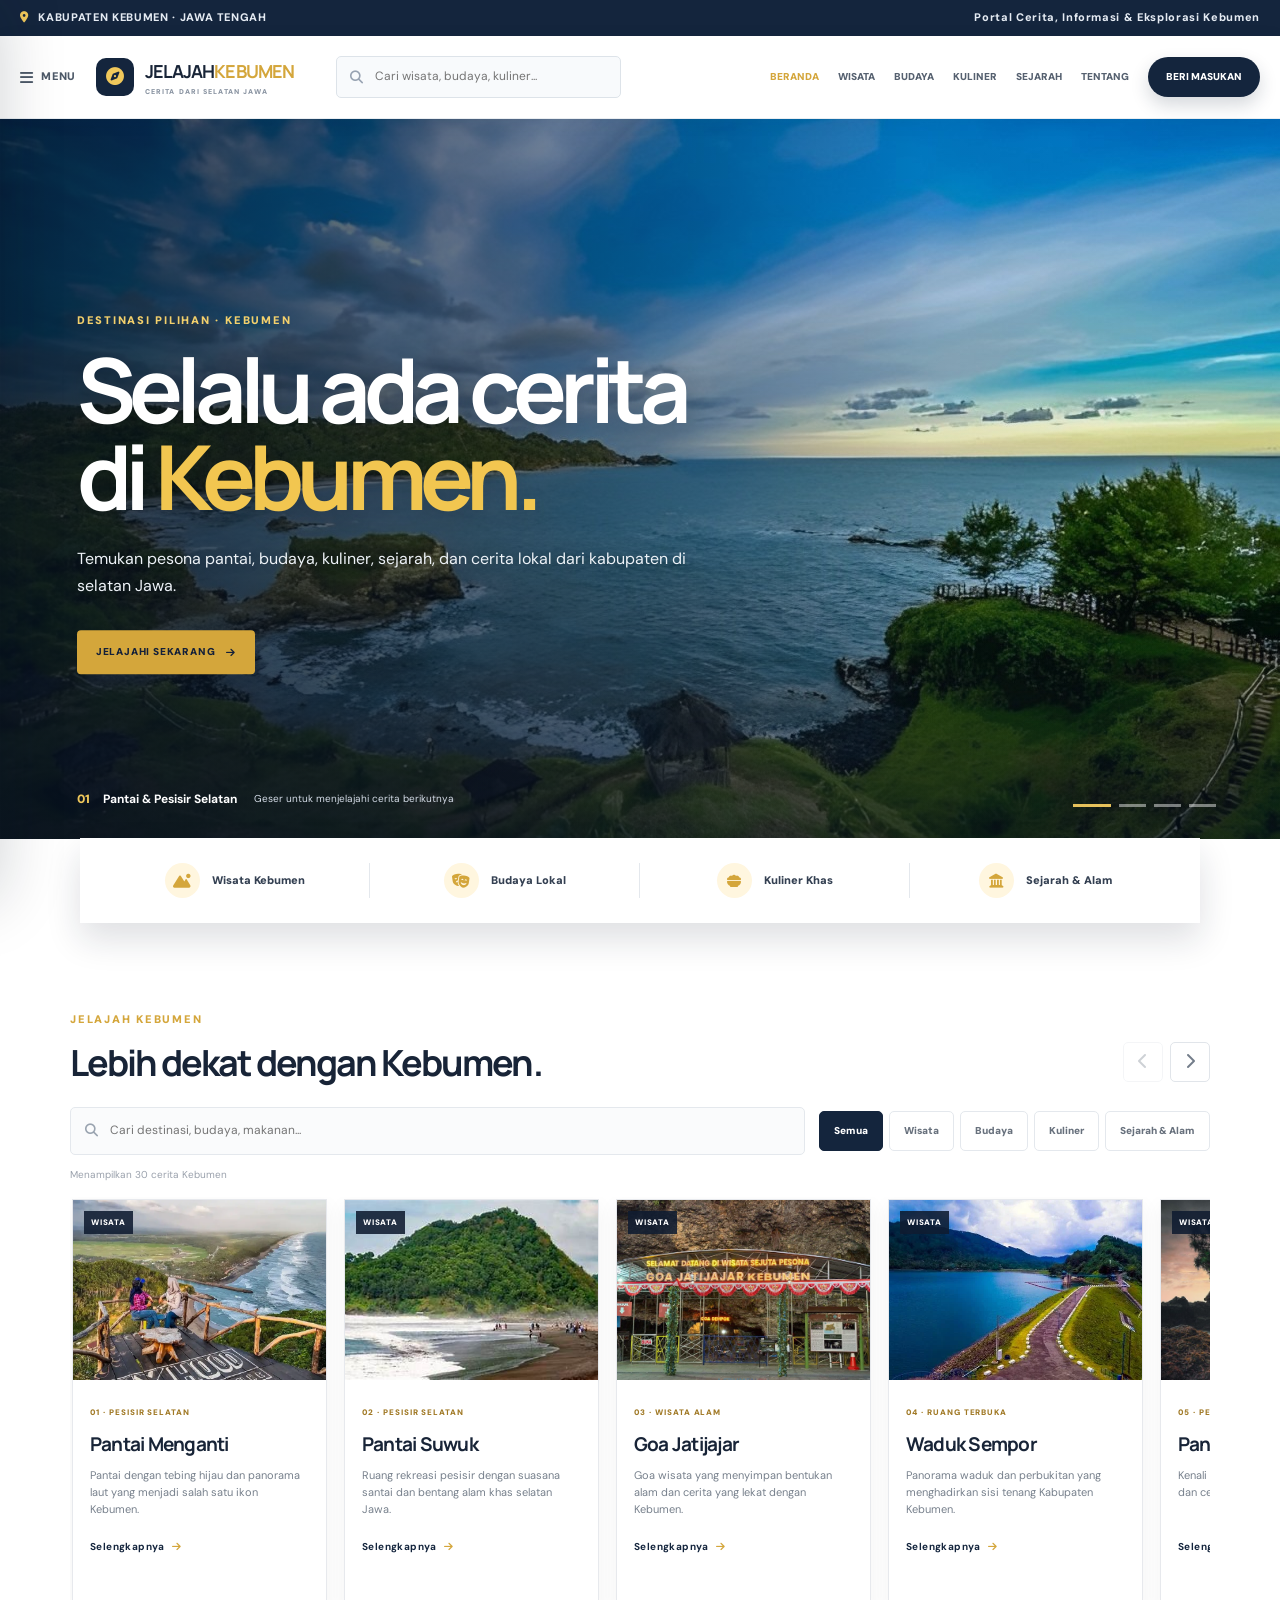
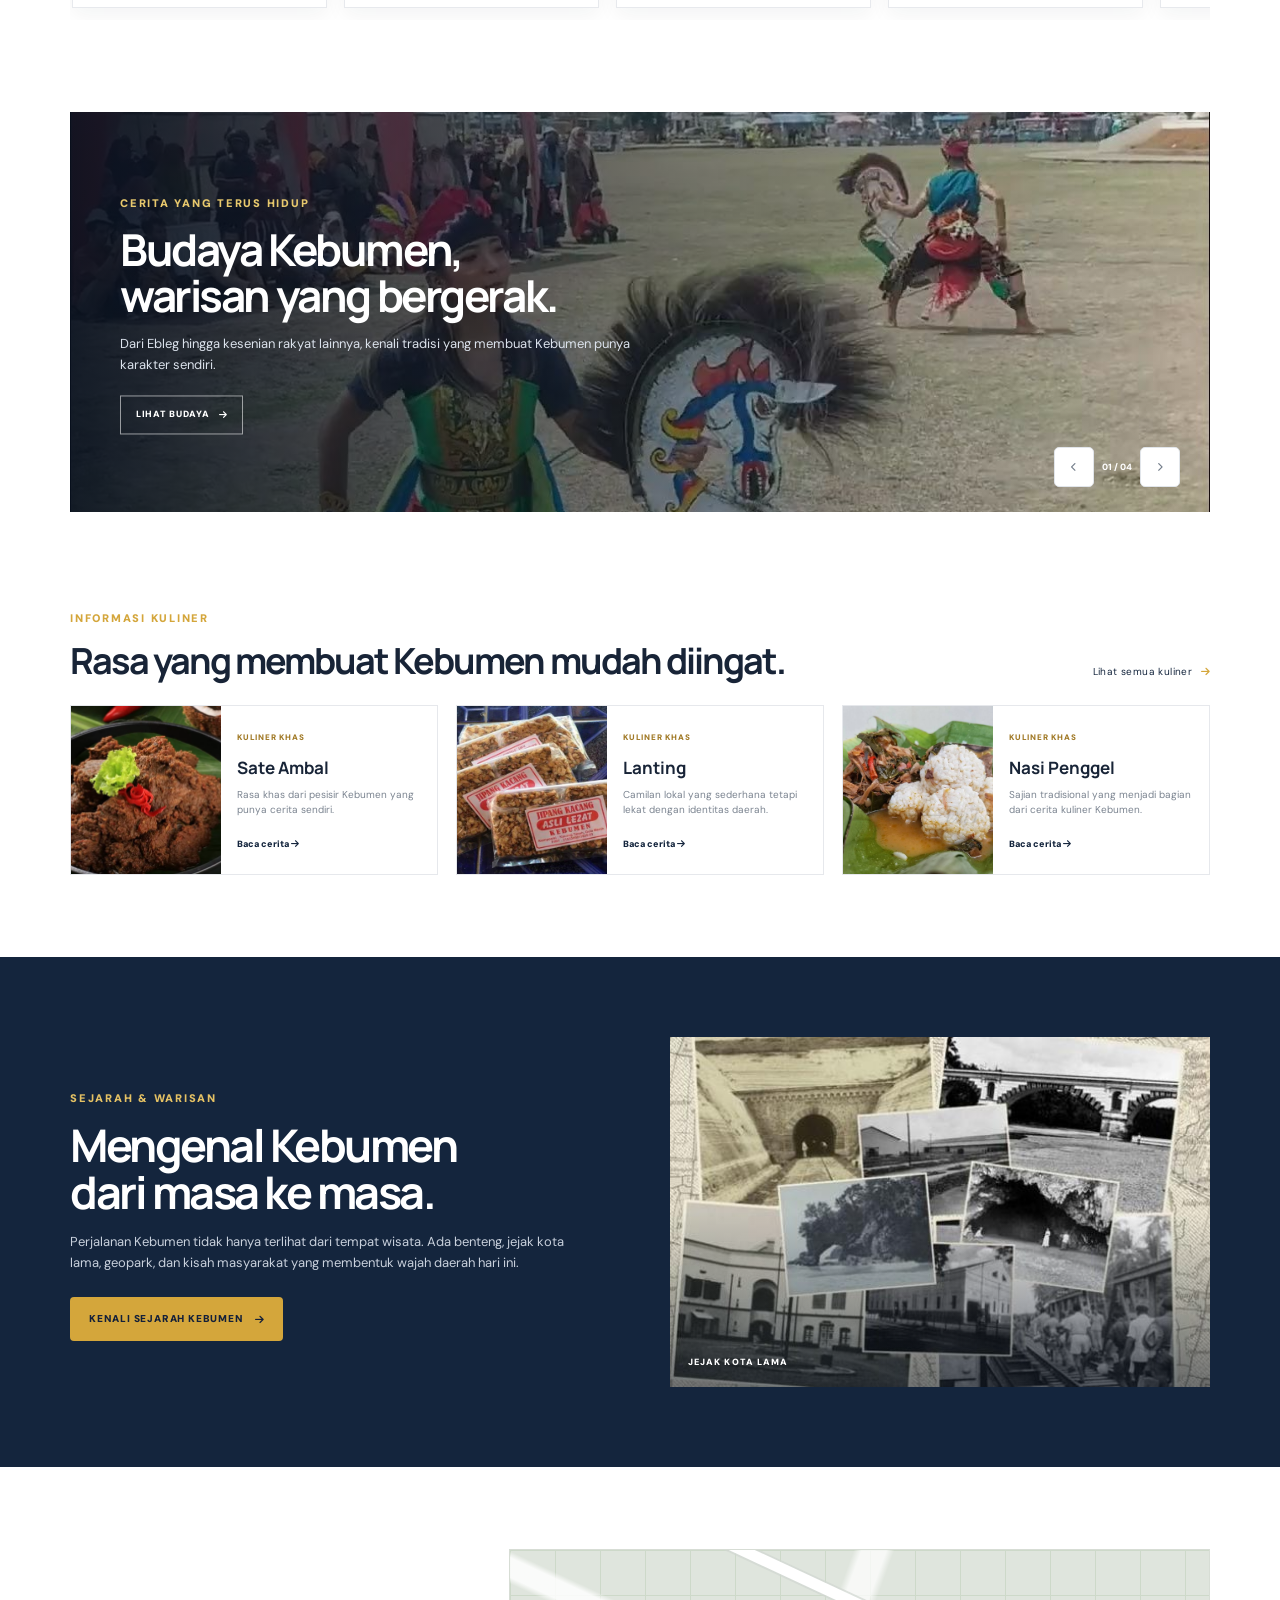
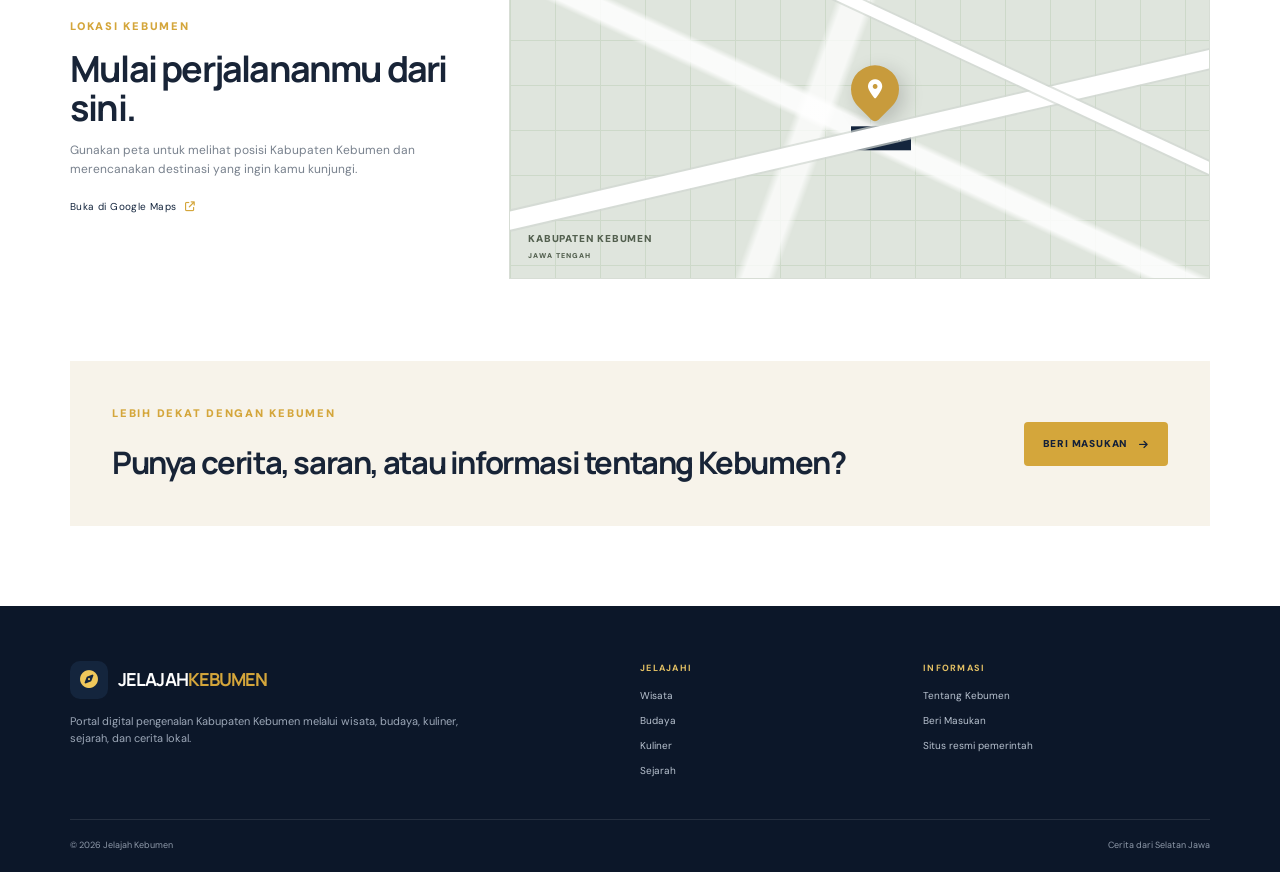
<file: index.html>
<!DOCTYPE html>
<html lang="id">
<head>
<meta charset="UTF-8">
<meta name="viewport" content="width=device-width, initial-scale=1.0">
<meta name="theme-color" content="#14233b">
<title>Jelajah Kebumen | Portal Informasi Kebumen</title>
<meta name="description" content="Portal digital untuk mengenal wisata, budaya, kuliner, sejarah, dan cerita Kabupaten Kebumen.">

<link rel="preconnect" href="https://fonts.googleapis.com">
<link rel="preconnect" href="https://fonts.gstatic.com" crossorigin>

<link href="https://fonts.googleapis.com/css2?family=DM+Sans:wght@400;500;600;700;800&family=Manrope:wght@500;600;700;800&display=swap" rel="stylesheet">

<link rel="stylesheet" href="https://cdnjs.cloudflare.com/ajax/libs/font-awesome/6.5.2/css/all.min.css">
<link rel="stylesheet" href="CSS/styles.css">
</head>

<body>

<div class="topline">
  <div class="topline-inner">
    <span>
      <i class="fa-solid fa-location-dot"></i>
      KABUPATEN KEBUMEN · JAWA TENGAH
    </span>

    <span>
      Portal Cerita, Informasi & Eksplorasi Kebumen
    </span>
  </div>
</div>


<header class="portal-header" id="mainNavbar">

  <div class="header-inner">

    <button
      class="menu-button"
      id="menuButton"
      aria-label="Buka menu"
      aria-expanded="false"
    >
      <i class="fa-solid fa-bars"></i>
      <span>MENU</span>
    </button>


    <a class="portal-brand" href="index.html">

      <span class="brand-emblem">
        <i class="fa-solid fa-compass"></i>
      </span>

      <span>
        <strong>
          JELAJAH<span>KEBUMEN</span>
        </strong>

        <small>
          CERITA DARI SELATAN JAWA
        </small>
      </span>

    </a>


    <form class="header-search" id="headerSearchForm">

      <i class="fa-solid fa-magnifying-glass"></i>

      <input
        id="headerSearch"
        type="search"
        placeholder="Cari wisata, budaya, kuliner..."
        autocomplete="off"
        aria-label="Cari"
      >

    </form>


    <nav class="portal-nav" id="portalNav">

      <a class="active" href="index.html">
        BERANDA
      </a>

      <a
        href="index.html?category=wisata#jelajah"
        data-nav-category="wisata"
      >
        WISATA
      </a>

      <a
        href="index.html?category=budaya#jelajah"
        data-nav-category="budaya"
      >
        BUDAYA
      </a>

      <a
        href="index.html?category=kuliner#jelajah"
        data-nav-category="kuliner"
      >
        KULINER
      </a>

      <a
        href="index.html?category=sejarah#jelajah"
        data-nav-category="sejarah"
      >
        SEJARAH
      </a>

      <a href="about.html">
        TENTANG
      </a>

      <a class="header-cta" href="feedback.html">
        BERI MASUKAN
      </a>

    </nav>

  </div>

</header>


<div
  class="menu-drawer-backdrop"
  id="menuBackdrop"
  hidden
></div>


<aside
  class="menu-drawer"
  id="menuDrawer"
  aria-hidden="true"
>

  <div class="menu-drawer-head">

    <div>

      <span class="mini-label">
        JELAJAH KEBUMEN
      </span>

      <h2>
        Menu Utama
      </h2>

    </div>

    <button
      id="menuClose"
      class="drawer-close"
      aria-label="Tutup menu"
    >
      <i class="fa-solid fa-xmark"></i>
    </button>

  </div>


  <nav class="drawer-nav">

    <a href="index.html">
      Beranda
      <i class="fa-solid fa-arrow-right"></i>
    </a>

    <a href="index.html?category=wisata#jelajah">
      Wisata
      <i class="fa-solid fa-arrow-right"></i>
    </a>

    <a href="index.html?category=budaya#jelajah">
      Budaya
      <i class="fa-solid fa-arrow-right"></i>
    </a>

    <a href="index.html?category=kuliner#jelajah">
      Kuliner
      <i class="fa-solid fa-arrow-right"></i>
    </a>

    <a href="index.html?category=sejarah#jelajah">
      Sejarah & Alam
      <i class="fa-solid fa-arrow-right"></i>
    </a>

    <a href="about.html">
      Tentang Kebumen
      <i class="fa-solid fa-arrow-right"></i>
    </a>

    <a href="feedback.html">
      Beri Masukan
      <i class="fa-solid fa-arrow-right"></i>
    </a>

  </nav>


  <div class="drawer-note">

    <strong>
      Lebih dekat dengan Kebumen.
    </strong>

    <span>
      Temukan cerita, tempat, tradisi, dan rasa khas dari selatan Jawa.
    </span>

  </div>

</aside>


<main>


<!-- =========================================================
     HERO
========================================================= -->

<section class="hero-portal">

  <img
    src="images/wisata1.jpg"
    alt="Pemandangan pesisir Kebumen"
  >

  <div class="hero-shade"></div>


  <div class="hero-copy">

    <span class="hero-tag">
      DESTINASI PILIHAN · KEBUMEN
    </span>

    <h1>
      Selalu ada cerita<br>
      di <em>Kebumen.</em>
    </h1>

    <p>
      Temukan pesona pantai, budaya, kuliner, sejarah,
      dan cerita lokal dari kabupaten di selatan Jawa.
    </p>

    <a href="#jelajah" class="hero-button">
      JELAJAHI SEKARANG
      <i class="fa-solid fa-arrow-right"></i>
    </a>

  </div>


  <div class="hero-caption">

    <span>01</span>

    <b>
      Pantai & Pesisir Selatan
    </b>

    <small>
      Geser untuk menjelajahi cerita berikutnya
    </small>

  </div>


  <div
    class="hero-dots"
    aria-label="Pilihan cerita"
  >

    <button
      class="active"
      data-hero-slide="0"
      aria-label="Cerita 1"
    ></button>

    <button
      data-hero-slide="1"
      aria-label="Cerita 2"
    ></button>

    <button
      data-hero-slide="2"
      aria-label="Cerita 3"
    ></button>

    <button
      data-hero-slide="3"
      aria-label="Cerita 4"
    ></button>

  </div>

</section>


<!-- =========================================================
     QUICK LINKS
========================================================= -->

<section class="quick-links">

  <a href="#jelajah" data-quick="wisata">
    <i class="fa-solid fa-mountain-sun"></i>
    <span>Wisata Kebumen</span>
  </a>

  <a href="#budaya" data-quick="budaya">
    <i class="fa-solid fa-masks-theater"></i>
    <span>Budaya Lokal</span>
  </a>

  <a href="#kuliner" data-quick="kuliner">
    <i class="fa-solid fa-bowl-food"></i>
    <span>Kuliner Khas</span>
  </a>

  <a href="#sejarah" data-quick="sejarah">
    <i class="fa-solid fa-landmark"></i>
    <span>Sejarah & Alam</span>
  </a>

</section>


<!-- =========================================================
     JELAJAH KEBUMEN
========================================================= -->

<section class="portal-section" id="jelajah">

  <div class="section-head">

    <div>

      <span class="mini-label">
        JELAJAH KEBUMEN
      </span>

      <h2>
        Lebih dekat dengan Kebumen.
      </h2>

    </div>


    <div class="section-tools">

      <button
        class="round-btn"
        id="scrollPrev"
        aria-label="Sebelumnya"
      >
        <i class="fa-solid fa-chevron-left"></i>
      </button>

      <button
        class="round-btn"
        id="scrollNext"
        aria-label="Berikutnya"
      >
        <i class="fa-solid fa-chevron-right"></i>
      </button>

    </div>

  </div>


  <div class="search-row">

    <div class="big-search">

      <i class="fa-solid fa-magnifying-glass"></i>

      <input
        id="exploreSearch"
        type="search"
        placeholder="Cari destinasi, budaya, makanan..."
        autocomplete="off"
      >

    </div>


    <div
      class="filters"
      role="tablist"
    >

      <button
        class="filter active"
        data-category="semua"
      >
        Semua
      </button>

      <button
        class="filter"
        data-category="wisata"
      >
        Wisata
      </button>

      <button
        class="filter"
        data-category="budaya"
      >
        Budaya
      </button>

      <button
        class="filter"
        data-category="kuliner"
      >
        Kuliner
      </button>

      <button
        class="filter"
        data-category="sejarah"
      >
        Sejarah & Alam
      </button>

    </div>

  </div>


  <div
    class="result-note"
    id="resultCount"
  >
    Menampilkan cerita Kebumen
  </div>


  <div
    class="card-rail"
    id="exploreGrid"
  >


    <!-- =====================================================
         WISATA
    ====================================================== -->


    <!-- 01 -->
    <article
      class="portal-card"
      data-category="wisata"
      data-search="pantai menganti wisata kebumen"
    >

      <a href="detail.html?id=menganti">

        <div class="card-image">

          <img
            src="images/wisata.jpg"
            alt="Pantai Menganti"
          >

          <span>WISATA</span>

        </div>


        <div class="card-body">

          <small>
            01 · PESISIR SELATAN
          </small>

          <h3>
            Pantai Menganti
          </h3>

          <p>
            Pantai dengan tebing hijau dan panorama laut
            yang menjadi salah satu ikon Kebumen.
          </p>

          <b>
            Selengkapnya
            <i class="fa-solid fa-arrow-right"></i>
          </b>

        </div>

      </a>

    </article>


    <!-- 02 -->
    <article
      class="portal-card"
      data-category="wisata"
      data-search="pantai suwuk wisata kebumen"
    >

      <a href="detail.html?id=suwuk">

        <div class="card-image">

          <img
            src="images/suwuk.jpeg"
            alt="Pantai Suwuk"
          >

          <span>WISATA</span>

        </div>


        <div class="card-body">

          <small>
            02 · PESISIR SELATAN
          </small>

          <h3>
            Pantai Suwuk
          </h3>

          <p>
            Ruang rekreasi pesisir dengan suasana santai
            dan bentang alam khas selatan Jawa.
          </p>

          <b>
            Selengkapnya
            <i class="fa-solid fa-arrow-right"></i>
          </b>

        </div>

      </a>

    </article>


    <!-- 03 -->
    <article
      class="portal-card"
      data-category="wisata"
      data-search="goa jatijajar wisata kebumen"
    >

      <a href="detail.html?id=jatijajar">

        <div class="card-image">

          <img
            src="images/jatijajar.jpg"
            alt="Goa Jatijajar"
          >

          <span>WISATA</span>

        </div>


        <div class="card-body">

          <small>
            03 · WISATA ALAM
          </small>

          <h3>
            Goa Jatijajar
          </h3>

          <p>
            Goa wisata yang menyimpan bentukan alam
            dan cerita yang lekat dengan Kebumen.
          </p>

          <b>
            Selengkapnya
            <i class="fa-solid fa-arrow-right"></i>
          </b>

        </div>

      </a>

    </article>


    <!-- 04 -->
    <article
      class="portal-card"
      data-category="wisata"
      data-search="waduk sempor wisata kebumen"
    >

      <a href="detail.html?id=sempor">

        <div class="card-image">

          <img
            src="images/waduksempor.webp"
            alt="Waduk Sempor"
          >

          <span>WISATA</span>

        </div>


        <div class="card-body">

          <small>
            04 · RUANG TERBUKA
          </small>

          <h3>
            Waduk Sempor
          </h3>

          <p>
            Panorama waduk dan perbukitan yang menghadirkan
            sisi tenang Kabupaten Kebumen.
          </p>

          <b>
            Selengkapnya
            <i class="fa-solid fa-arrow-right"></i>
          </b>

        </div>

      </a>

    </article>


    <!-- 05 -->
    <article
      class="portal-card"
      data-category="wisata"
      data-search="pantai karangbolong wisata buayan kebumen gua walet"
    >

      <a href="detail.html?id=karangbolong">

        <div class="card-image">

          <img
            src="images/karangbolong.png"
            alt="Pantai Karangbolong"
          >

          <span>WISATA</span>

        </div>


        <div class="card-body">

          <small>
            05 · PESISIR & KARANG
          </small>

          <h3>
            Pantai Karangbolong
          </h3>

          <p>
            Kenali pantai dengan bentang karang khas
            dan cerita masyarakat pesisir.
          </p>

          <b>
            Selengkapnya
            <i class="fa-solid fa-arrow-right"></i>
          </b>

        </div>

      </a>

    </article>


    <!-- 06 -->
    <article
      class="portal-card"
      data-category="wisata"
      data-search="pantai logending ayah muara perahu nelayan kebumen"
    >

      <a href="detail.html?id=logending">

        <div class="card-image">

          <img
            src="images/logending.jpeg"
            alt="Pantai Logending"
          >

          <span>WISATA</span>

        </div>


        <div class="card-body">

          <small>
            06 · MUARA & PESISIR
          </small>

          <h3>
            Pantai Logending
          </h3>

          <p>
            Suasana muara, perahu nelayan, dan kehidupan
            pesisir di kawasan Ayah.
          </p>

          <b>
            Selengkapnya
            <i class="fa-solid fa-arrow-right"></i>
          </b>

        </div>

      </a>

    </article>


    <!-- 07 -->
    <article
      class="portal-card"
      data-category="wisata"
      data-search="pantai petanahan pasir pantai wisata kebumen"
    >

      <a href="detail.html?id=petanahan">

        <div class="card-image">

          <img
            src="images/petanahan.jpg"
            alt="Pantai Petanahan"
          >

          <span>WISATA</span>

        </div>


        <div class="card-body">

          <small>
            07 · PANTAI SELATAN
          </small>

          <h3>
            Pantai Petanahan
          </h3>

          <p>
            Hamparan pasir dan cakrawala terbuka yang lekat
            dengan kehidupan pesisir.
          </p>

          <b>
            Selengkapnya
            <i class="fa-solid fa-arrow-right"></i>
          </b>

        </div>

      </a>

    </article>


    <!-- 08 -->
    <article
      class="portal-card"
      data-category="wisata"
      data-search="watu bale panorama bukit laut wisata kebumen"
    >

      <a href="detail.html?id=watubale">

        <div class="card-image">

          <img
            src="images/watubale.jpg"
            alt="Watu Bale"
          >

          <span>WISATA</span>

        </div>


        <div class="card-body">

          <small>
            08 · PANORAMA ALAM
          </small>

          <h3>
            Watu Bale
          </h3>

          <p>
            Titik pandang untuk menikmati laut lepas
            dan bentang perbukitan pesisir.
          </p>

          <b>
            Selengkapnya
            <i class="fa-solid fa-arrow-right"></i>
          </b>

        </div>

      </a>

    </article>


    <!-- 09 -->
    <article
      class="portal-card"
      data-category="wisata"
      data-search="pantai pecaron ayah pantai alami wisata kebumen"
    >

      <a href="detail.html?id=pecaron">

        <div class="card-image">

          <img
            src="images/pecaron.webp"
            alt="Pantai Pecaron"
          >

          <span>WISATA</span>

        </div>


        <div class="card-body">

          <small>
            09 · PANTAI ALAMI
          </small>

          <h3>
            Pantai Pecaron
          </h3>

          <p>
            Pantai bernuansa alami dengan lingkungan hijau
            dan lanskap pesisir yang tenang.
          </p>

          <b>
            Selengkapnya
            <i class="fa-solid fa-arrow-right"></i>
          </b>

        </div>

      </a>

    </article>


    <!-- 10 -->
    <article
      class="portal-card"
      data-category="wisata"
      data-search="pantai bopong wisata kebumen pasir selatan"
    >

      <a href="detail.html?id=bopong">

        <div class="card-image">

          <img
            src="images/bopong.jpeg"
            alt="Pantai Bopong"
          >

          <span>WISATA</span>

        </div>


        <div class="card-body">

          <small>
            10 · PESISIR SELATAN
          </small>

          <h3>
            Pantai Bopong
          </h3>

          <p>
            Pantai dengan suasana pesisir yang tenang
            dan panorama alam khas selatan Kebumen.
          </p>

          <b>
            Selengkapnya
            <i class="fa-solid fa-arrow-right"></i>
          </b>

        </div>

      </a>

    </article>


    <!-- 11 -->
    <article
      class="portal-card"
      data-category="wisata"
      data-search="pantai karang penganten karangpenganten wisata kebumen"
    >

      <a href="detail.html?id=karangpenganten">

        <div class="card-image">

          <img
            src="images/karangpenganten.jpg"
            alt="Pantai Karang Penganten"
          >

          <span>WISATA</span>

        </div>


        <div class="card-body">

          <small>
            11 · PESISIR & KARANG
          </small>

          <h3>
            Pantai Karang Penganten
          </h3>

          <p>
            Lanskap pantai dan batu karang yang menghadirkan
            karakter khas pesisir Kebumen.
          </p>

          <b>
            Selengkapnya
            <i class="fa-solid fa-arrow-right"></i>
          </b>

        </div>

      </a>

    </article>


    <!-- 12 -->
    <article
      class="portal-card"
      data-category="wisata"
      data-search="pantai kaliratu jogosimo wisata kebumen"
    >

      <a href="detail.html?id=kaliratujogosimo">

        <div class="card-image">

          <img
            src="images/kaliratujogosimo.webp"
            alt="Pantai Kaliratu Jogosimo"
          >

          <span>WISATA</span>

        </div>


        <div class="card-body">

          <small>
            12 · PANTAI SELATAN
          </small>

          <h3>
            Pantai Kaliratu Jogosimo
          </h3>

          <p>
            Salah satu kawasan pesisir Kebumen dengan
            panorama laut selatan yang menarik untuk dijelajahi.
          </p>

          <b>
            Selengkapnya
            <i class="fa-solid fa-arrow-right"></i>
          </b>

        </div>

      </a>

    </article>


    <!-- 13 -->
    <article
      class="portal-card"
      data-category="wisata"
      data-search="pantai setrojenar pantai bocor wisata kebumen"
    >

      <a href="detail.html?id=setrojenar">

        <div class="card-image">

          <img
            src="images/setrojenar.jpg"
            alt="Pantai Setrojenar"
          >

          <span>WISATA</span>

        </div>


        <div class="card-body">

          <small>
            13 · PESISIR SELATAN
          </small>

          <h3>
            Pantai Setrojenar
          </h3>

          <p>
            Kawasan pantai selatan dengan hamparan pesisir
            dan suasana terbuka yang khas.
          </p>

          <b>
            Selengkapnya
            <i class="fa-solid fa-arrow-right"></i>
          </b>

        </div>

      </a>

    </article>


    <!-- 14 -->
    <article
      class="portal-card"
      data-category="wisata"
      data-search="pantai mliwis wisata kebumen"
    >

      <a href="detail.html?id=mliwis">

        <div class="card-image">

          <img
            src="images/mliwis.jpeg"
            alt="Pantai Mliwis"
          >

          <span>WISATA</span>

        </div>


        <div class="card-body">

          <small>
            14 · PANTAI SELATAN
          </small>

          <h3>
            Pantai Mliwis
          </h3>

          <p>
            Destinasi pesisir dengan suasana santai dan
            pemandangan laut selatan Kebumen.
          </p>

          <b>
            Selengkapnya
            <i class="fa-solid fa-arrow-right"></i>
          </b>

        </div>

      </a>

    </article>


    <!-- 15 -->
    <article
      class="portal-card"
      data-category="wisata"
      data-search="pantai laguna lembupurwo wisata kebumen laguna"
    >

      <a href="detail.html?id=lagunalembupurwo">

        <div class="card-image">

          <img
            src="images/lagunalembupurwo.png"
            alt="Pantai Laguna Lembupurwo"
          >

          <span>WISATA</span>

        </div>


        <div class="card-body">

          <small>
            15 · LAGUNA & PESISIR
          </small>

          <h3>
            Pantai Laguna Lembupurwo
          </h3>

          <p>
            Perpaduan kawasan pantai dan laguna yang menjadi
            salah satu lanskap menarik di pesisir Kebumen.
          </p>

          <b>
            Selengkapnya
            <i class="fa-solid fa-arrow-right"></i>
          </b>

        </div>

      </a>

    </article>


    <!-- 16 -->
    <article
      class="portal-card"
      data-category="wisata"
      data-search="pantai kembar terpadu wisata kebumen"
    >

      <a href="detail.html?id=kembar">

        <div class="card-image">

          <img
            src="images/kembar.png"
            alt="Pantai Kembar Terpadu"
          >

          <span>WISATA</span>

        </div>


        <div class="card-body">

          <small>
            16 · PESISIR SELATAN
          </small>

          <h3>
            Pantai Kembar Terpadu
          </h3>

          <p>
            Kawasan wisata pesisir dengan panorama laut
            dan suasana yang cocok untuk menikmati alam.
          </p>

          <b>
            Selengkapnya
            <i class="fa-solid fa-arrow-right"></i>
          </b>

        </div>

      </a>

    </article>


    <!-- 17 -->
    <article
      class="portal-card"
      data-category="wisata"
      data-search="pantai lampon wisata kebumen ayah"
    >

      <a href="detail.html?id=lampon">

        <div class="card-image">

          <img
            src="images/lampon.jpeg"
            alt="Pantai Lampon"
          >

          <span>WISATA</span>

        </div>


        <div class="card-body">

          <small>
            17 · PESISIR & BUKIT
          </small>

          <h3>
            Pantai Lampon
          </h3>

          <p>
            Kawasan pesisir dengan perpaduan bukit,
            batu karang, dan panorama laut selatan.
          </p>

          <b>
            Selengkapnya
            <i class="fa-solid fa-arrow-right"></i>
          </b>

        </div>

      </a>

    </article>


    <!-- 18 -->
    <article
      class="portal-card"
      data-category="wisata"
      data-search="pantai surumanis wisata kebumen ayah"
    >

      <a href="detail.html?id=surumanis">

        <div class="card-image">

          <img
            src="images/surumanis.webp"
            alt="Pantai Surumanis"
          >

          <span>WISATA</span>

        </div>


        <div class="card-body">

          <small>
            18 · PESISIR & BUKIT
          </small>

          <h3>
            Pantai Surumanis
          </h3>

          <p>
            Pantai dengan karakter tebing dan panorama
            laut yang menarik untuk dinikmati dari kawasan pesisir.
          </p>

          <b>
            Selengkapnya
            <i class="fa-solid fa-arrow-right"></i>
          </b>

        </div>

      </a>

    </article>


    <!-- =====================================================
         BUDAYA
    ====================================================== -->

    <article
      class="portal-card"
      data-category="budaya"
      data-search="tari cepetan alas budaya kebumen"
    >

      <a href="detail.html?id=cepetan">

        <div class="card-image">

          <img
            src="images/budaya.jpg"
            alt="Tari Cepetan Alas"
          >

          <span>BUDAYA</span>

        </div>


        <div class="card-body">

          <small>
            19 · SENI PERTUNJUKAN
          </small>

          <h3>
            Tari Cepetan Alas
          </h3>

          <p>
            Seni pertunjukan tradisional yang menjadi
            bagian dari identitas budaya Kebumen.
          </p>

          <b>
            Selengkapnya
            <i class="fa-solid fa-arrow-right"></i>
          </b>

        </div>

      </a>

    </article>


    <article
      class="portal-card"
      data-category="budaya"
      data-search="tari lawet budaya kebumen"
    >

      <a href="detail.html?id=lawet">

        <div class="card-image">

          <img
            src="images/budaya2.jpg"
            alt="Tari Lawet"
          >

          <span>BUDAYA</span>

        </div>


        <div class="card-body">

          <small>
            20 · TARI TRADISIONAL
          </small>

          <h3>
            Tari Lawet
          </h3>

          <p>
            Gerak tari yang terinspirasi dari kehidupan
            burung lawet dan sejarah daerah.
          </p>

          <b>
            Selengkapnya
            <i class="fa-solid fa-arrow-right"></i>
          </b>

        </div>

      </a>

    </article>


    <article
      class="portal-card"
      data-category="budaya"
      data-search="batik kebumen budaya"
    >

      <a href="detail.html?id=batik">

        <div class="card-image">

          <img
            src="images/batik.jpg"
            alt="Batik Kebumen"
          >

          <span>BUDAYA</span>

        </div>


        <div class="card-body">

          <small>
            21 · WARISAN LOKAL
          </small>

          <h3>
            Batik Kebumen
          </h3>

          <p>
            Motif dan kerajinan batik yang merekam karakter
            serta kekayaan visual daerah.
          </p>

          <b>
            Selengkapnya
            <i class="fa-solid fa-arrow-right"></i>
          </b>

        </div>

      </a>

    </article>


    <article
      class="portal-card"
      data-category="budaya"
      data-search="ebleg budaya kebumen"
    >

      <a href="detail.html?id=ebleg">

        <div class="card-image">

          <img
            src="images/ebleg.jpg"
            alt="Ebleg"
          >

          <span>BUDAYA</span>

        </div>


        <div class="card-body">

          <small>
            22 · SENI RAKYAT
          </small>

          <h3>
            Ebleg
          </h3>

          <p>
            Kesenian rakyat dengan gerak, musik, dan suasana
            pertunjukan yang khas.
          </p>

          <b>
            Selengkapnya
            <i class="fa-solid fa-arrow-right"></i>
          </b>

        </div>

      </a>

    </article>


    <!-- =====================================================
         KULINER
    ====================================================== -->

    <article
      class="portal-card"
      data-category="kuliner"
      data-search="sate ambal kuliner kebumen makanan"
    >

      <a href="detail.html?id=sate">

        <div class="card-image">

          <img
            src="images/makanan1.jpg"
            alt="Sate Ambal"
          >

          <span>KULINER</span>

        </div>


        <div class="card-body">

          <small>
            23 · KULINER KHAS
          </small>

          <h3>
            Sate Ambal
          </h3>

          <p>
            Sate khas Ambal dengan bumbu yang menjadi
            salah satu rasa paling dikenal dari Kebumen.
          </p>

          <b>
            Selengkapnya
            <i class="fa-solid fa-arrow-right"></i>
          </b>

        </div>

      </a>

    </article>


    <article
      class="portal-card"
      data-category="kuliner"
      data-search="lanting kuliner kebumen makanan"
    >

      <a href="detail.html?id=lanting">

        <div class="card-image">

          <img
            src="images/makanan4.jpg"
            alt="Lanting"
          >

          <span>KULINER</span>

        </div>


        <div class="card-body">

          <small>
            24 · CAMILAN LOKAL
          </small>

          <h3>
            Lanting
          </h3>

          <p>
            Camilan berbahan singkong yang sederhana,
            renyah, dan lekat dengan cerita kuliner Kebumen.
          </p>

          <b>
            Selengkapnya
            <i class="fa-solid fa-arrow-right"></i>
          </b>

        </div>

      </a>

    </article>


    <article
      class="portal-card"
      data-category="kuliner"
      data-search="nasi penggel kuliner kebumen makanan"
    >

      <a href="detail.html?id=penggel">

        <div class="card-image">

          <img
            src="images/makanan3.jpg"
            alt="Nasi Penggel"
          >

          <span>KULINER</span>

        </div>


        <div class="card-body">

          <small>
            25 · MAKANAN TRADISIONAL
          </small>

          <h3>
            Nasi Penggel
          </h3>

          <p>
            Sajian tradisional yang menjadi bagian dari
            keseharian dan identitas rasa masyarakat Kebumen.
          </p>

          <b>
            Selengkapnya
            <i class="fa-solid fa-arrow-right"></i>
          </b>

        </div>

      </a>

    </article>


    <article
      class="portal-card"
      data-category="kuliner"
      data-search="jipang kacang kuliner kebumen makanan"
    >

      <a href="detail.html?id=jipang">

        <div class="card-image">

          <img
            src="images/makanan2.jpg"
            alt="Jipang Kacang"
          >

          <span>KULINER</span>

        </div>


        <div class="card-body">

          <small>
            26 · CAMILAN TRADISIONAL
          </small>

          <h3>
            Jipang Kacang
          </h3>

          <p>
            Panganan manis tradisional yang masih dibuat
            dan diwariskan oleh perajin lokal.
          </p>

          <b>
            Selengkapnya
            <i class="fa-solid fa-arrow-right"></i>
          </b>

        </div>

      </a>

    </article>


    <!-- =====================================================
         SEJARAH & ALAM
    ====================================================== -->

    <article
      class="portal-card"
      data-category="sejarah"
      data-search="benteng van der wijck sejarah kebumen"
    >

      <a href="detail.html?id=benteng">

        <div class="card-image">

          <img
            src="images/sejarahkota.jpg"
            alt="Benteng Van der Wijck"
          >

          <span>SEJARAH & ALAM</span>

        </div>


        <div class="card-body">

          <small>
            27 · WARISAN SEJARAH
          </small>

          <h3>
            Benteng Van der Wijck
          </h3>

          <p>
            Bangunan bersejarah di Gombong yang menjadi
            salah satu penanda perjalanan masa lalu Kebumen.
          </p>

          <b>
            Selengkapnya
            <i class="fa-solid fa-arrow-right"></i>
          </b>

        </div>

      </a>

    </article>


    <article
      class="portal-card"
      data-category="sejarah"
      data-search="sejarah kebumen panjer kota sejarah"
    >

      <a href="detail.html?id=sejarah">

        <div class="card-image">

          <img
            src="images/sejarahkota2.jpg"
            alt="Jejak Sejarah Kebumen"
          >

          <span>SEJARAH & ALAM</span>

        </div>


        <div class="card-body">

          <small>
            28 · CERITA KOTA
          </small>

          <h3>
            Jejak Sejarah Kebumen
          </h3>

          <p>
            Potongan sejarah Panjer dan perjalanan terbentuknya
            Kabupaten Kebumen dari masa ke masa.
          </p>

          <b>
            Selengkapnya
            <i class="fa-solid fa-arrow-right"></i>
          </b>

        </div>

      </a>

    </article>


    <article
      class="portal-card"
      data-category="sejarah"
      data-search="geopark kebumen geologi alam"
    >

      <a href="detail.html?id=geopark">

        <div class="card-image">

          <img
            src="images/geopark.jpg"
            alt="Geopark Kebumen"
          >

          <span>SEJARAH & ALAM</span>

        </div>


        <div class="card-body">

          <small>
            29 · GEOLOGI & ALAM
          </small>

          <h3>
            Geopark Kebumen
          </h3>

          <p>
            Bentang alam yang menghubungkan warisan geologi,
            lingkungan, dan kehidupan masyarakat.
          </p>

          <b>
            Selengkapnya
            <i class="fa-solid fa-arrow-right"></i>
          </b>

        </div>

      </a>

    </article>


    <article
      class="portal-card"
      data-category="sejarah"
      data-search="kebumen hari ini masyarakat kabupaten"
    >

      <a href="detail.html?id=kebumen">

        <div class="card-image">

          <img
            src="images/sejarahkota2.jpg"
            alt="Kebumen Hari Ini"
          >

          <span>SEJARAH & ALAM</span>

        </div>


        <div class="card-body">

          <small>
            30 · KEBUMEN MASA KINI
          </small>

          <h3>
            Kebumen Hari Ini
          </h3>

          <p>
            Melihat Kebumen sebagai ruang hidup yang terus
            tumbuh tanpa meninggalkan cerita masa lalunya.
          </p>

          <b>
            Selengkapnya
            <i class="fa-solid fa-arrow-right"></i>
          </b>

        </div>

      </a>

    </article>


  </div>


  <div
    class="empty-state"
    id="exploreEmpty"
    hidden
  >

    <i class="fa-regular fa-face-frown"></i>

    <strong>
      Belum menemukan cerita itu.
    </strong>

    <span>
      Coba kata kunci atau kategori lain.
    </span>

  </div>

</section>


<!-- =========================================================
     BUDAYA
========================================================= -->

<section
  class="feature-banner"
  id="budaya"
>

  <img
    src="images/ebleg.jpg"
    alt="Pertunjukan budaya Kebumen"
  >

  <div class="feature-overlay"></div>


  <div class="feature-content">

    <span class="mini-label light">
      CERITA YANG TERUS HIDUP
    </span>

    <h2>
      Budaya Kebumen,<br>
      warisan yang bergerak.
    </h2>

    <p>
      Dari Ebleg, Tari Lawet, Cepetan Alas, hingga batik—
      kenali tradisi yang membuat Kebumen punya karakter sendiri.
    </p>

    <a
      href="#jelajah"
      class="outline-button"
      data-focus-category="budaya"
    >
      LIHAT BUDAYA
      <i class="fa-solid fa-arrow-right"></i>
    </a>

  </div>


  <div class="banner-control">

    <button
      class="round-btn dark"
      id="culturePrev"
      aria-label="Cerita budaya sebelumnya"
    >
      <i class="fa-solid fa-chevron-left"></i>
    </button>

    <span id="cultureCounter">
      01 / 04
    </span>

    <button
      class="round-btn dark"
      id="cultureNext"
      aria-label="Cerita budaya berikutnya"
    >
      <i class="fa-solid fa-chevron-right"></i>
    </button>

  </div>

</section>


<!-- =========================================================
     KULINER
========================================================= -->

<section
  class="portal-section compact"
  id="kuliner"
>

  <div class="section-head">

    <div>

      <span class="mini-label">
        INFORMASI KULINER
      </span>

      <h2>
        Rasa yang membuat Kebumen mudah diingat.
      </h2>

    </div>


    <a
      href="#jelajah"
      class="text-button"
      data-focus-category="kuliner"
    >
      Lihat semua kuliner
      <i class="fa-solid fa-arrow-right"></i>
    </a>

  </div>


  <div class="news-grid">

    <a
      class="news-card"
      href="detail.html?id=sate"
    >

      <img
        src="images/makanan1.jpg"
        alt="Sate Ambal"
      >

      <div>

        <span>KULINER KHAS</span>

        <h3>
          Sate Ambal
        </h3>

        <p>
          Rasa khas dari pesisir Kebumen yang punya cerita sendiri.
        </p>

        <small>
          Baca cerita
          <i class="fa-solid fa-arrow-right"></i>
        </small>

      </div>

    </a>


    <a
      class="news-card"
      href="detail.html?id=lanting"
    >

      <img
        src="images/makanan4.jpg"
        alt="Lanting"
      >

      <div>

        <span>KULINER KHAS</span>

        <h3>
          Lanting
        </h3>

        <p>
          Camilan lokal yang sederhana tetapi lekat
          dengan identitas daerah.
        </p>

        <small>
          Baca cerita
          <i class="fa-solid fa-arrow-right"></i>
        </small>

      </div>

    </a>


    <a
      class="news-card"
      href="detail.html?id=penggel"
    >

      <img
        src="images/makanan3.jpg"
        alt="Nasi Penggel"
      >

      <div>

        <span>KULINER KHAS</span>

        <h3>
          Nasi Penggel
        </h3>

        <p>
          Sajian tradisional yang menjadi bagian
          dari cerita kuliner Kebumen.
        </p>

        <small>
          Baca cerita
          <i class="fa-solid fa-arrow-right"></i>
        </small>

      </div>

    </a>

  </div>

</section>


<!-- =========================================================
     SEJARAH
========================================================= -->

<section
  class="heritage-section"
  id="sejarah"
>

  <div class="heritage-inner">

    <div class="heritage-copy">

      <span class="mini-label gold">
        SEJARAH & WARISAN
      </span>

      <h2>
        Mengenal Kebumen<br>
        dari masa ke masa.
      </h2>

      <p>
        Perjalanan Kebumen tidak hanya terlihat dari tempat wisata.
        Ada benteng, jejak kota lama, geopark, dan kisah masyarakat
        yang membentuk wajah daerah hari ini.
      </p>

      <a
        href="about.html"
        class="solid-button"
      >
        KENALI SEJARAH KEBUMEN
        <i class="fa-solid fa-arrow-right"></i>
      </a>

    </div>


    <div class="heritage-image">

      <img
        src="images/sejarahkota.jpg"
        alt="Sejarah Kebumen"
      >

      <span>
        JEJAK KOTA LAMA
      </span>

    </div>

  </div>

</section>


<!-- =========================================================
     MAP
========================================================= -->

<section class="map-section">

  <div class="map-copy">

    <span class="mini-label">
      LOKASI KEBUMEN
    </span>

    <h2>
      Mulai perjalananmu dari sini.
    </h2>

    <p>
      Gunakan peta untuk melihat posisi Kabupaten Kebumen
      dan merencanakan destinasi yang ingin kamu kunjungi.
    </p>

    <a
      class="text-button"
      href="https://maps.google.com/?q=Kebumen,Jawa+Tengah"
      target="_blank"
      rel="noopener"
    >
      Buka di Google Maps
      <i class="fa-solid fa-arrow-up-right-from-square"></i>
    </a>

  </div>


  <div class="map-card">

    <div class="map-grid"></div>

    <div class="map-pin">

      <i class="fa-solid fa-location-dot"></i>

      <span>
        Kebumen
      </span>

    </div>

    <div class="map-road road-one"></div>

    <div class="map-road road-two"></div>

    <div class="map-label">

      KABUPATEN KEBUMEN

      <br>

      <small>
        JAWA TENGAH
      </small>

    </div>

  </div>

</section>


<!-- =========================================================
     FEEDBACK
========================================================= -->

<section class="feedback-strip">

  <div>

    <span class="mini-label">
      LEBIH DEKAT DENGAN KEBUMEN
    </span>

    <h2>
      Punya cerita, saran, atau informasi tentang Kebumen?
    </h2>

  </div>


  <a
    href="feedback.html"
    class="solid-button"
  >
    BERI MASUKAN
    <i class="fa-solid fa-arrow-right"></i>
  </a>

</section>


</main>


<!-- =========================================================
     FOOTER
========================================================= -->

<footer class="portal-footer">

  <div class="footer-main">


    <div>

      <a
        class="footer-brand"
        href="index.html"
      >

        <span class="brand-emblem">
          <i class="fa-solid fa-compass"></i>
        </span>

        <strong>
          JELAJAH<span>KEBUMEN</span>
        </strong>

      </a>


      <p>
        Portal digital pengenalan Kabupaten Kebumen melalui
        wisata, budaya, kuliner, sejarah, dan cerita lokal.
      </p>

    </div>


    <div>

      <b>
        JELAJAHI
      </b>

      <a href="#jelajah">
        Wisata
      </a>

      <a href="#budaya">
        Budaya
      </a>

      <a href="#kuliner">
        Kuliner
      </a>

      <a href="#sejarah">
        Sejarah
      </a>

    </div>


    <div>

      <b>
        INFORMASI
      </b>

      <a href="about.html">
        Tentang Kebumen
      </a>

      <a href="feedback.html">
        Beri Masukan
      </a>

      <a
        href="https://www.kebumenkab.go.id/"
        target="_blank"
        rel="noopener"
      >
        Situs resmi pemerintah
      </a>

    </div>


  </div>


  <div class="footer-bottom">

    <span>
      © <span id="currentYear"></span>
      Jelajah Kebumen
    </span>

    <span>
      Cerita dari Selatan Jawa
    </span>

  </div>

</footer>


<script src="JS/script.js"></script>

</body>
</html>
</file>
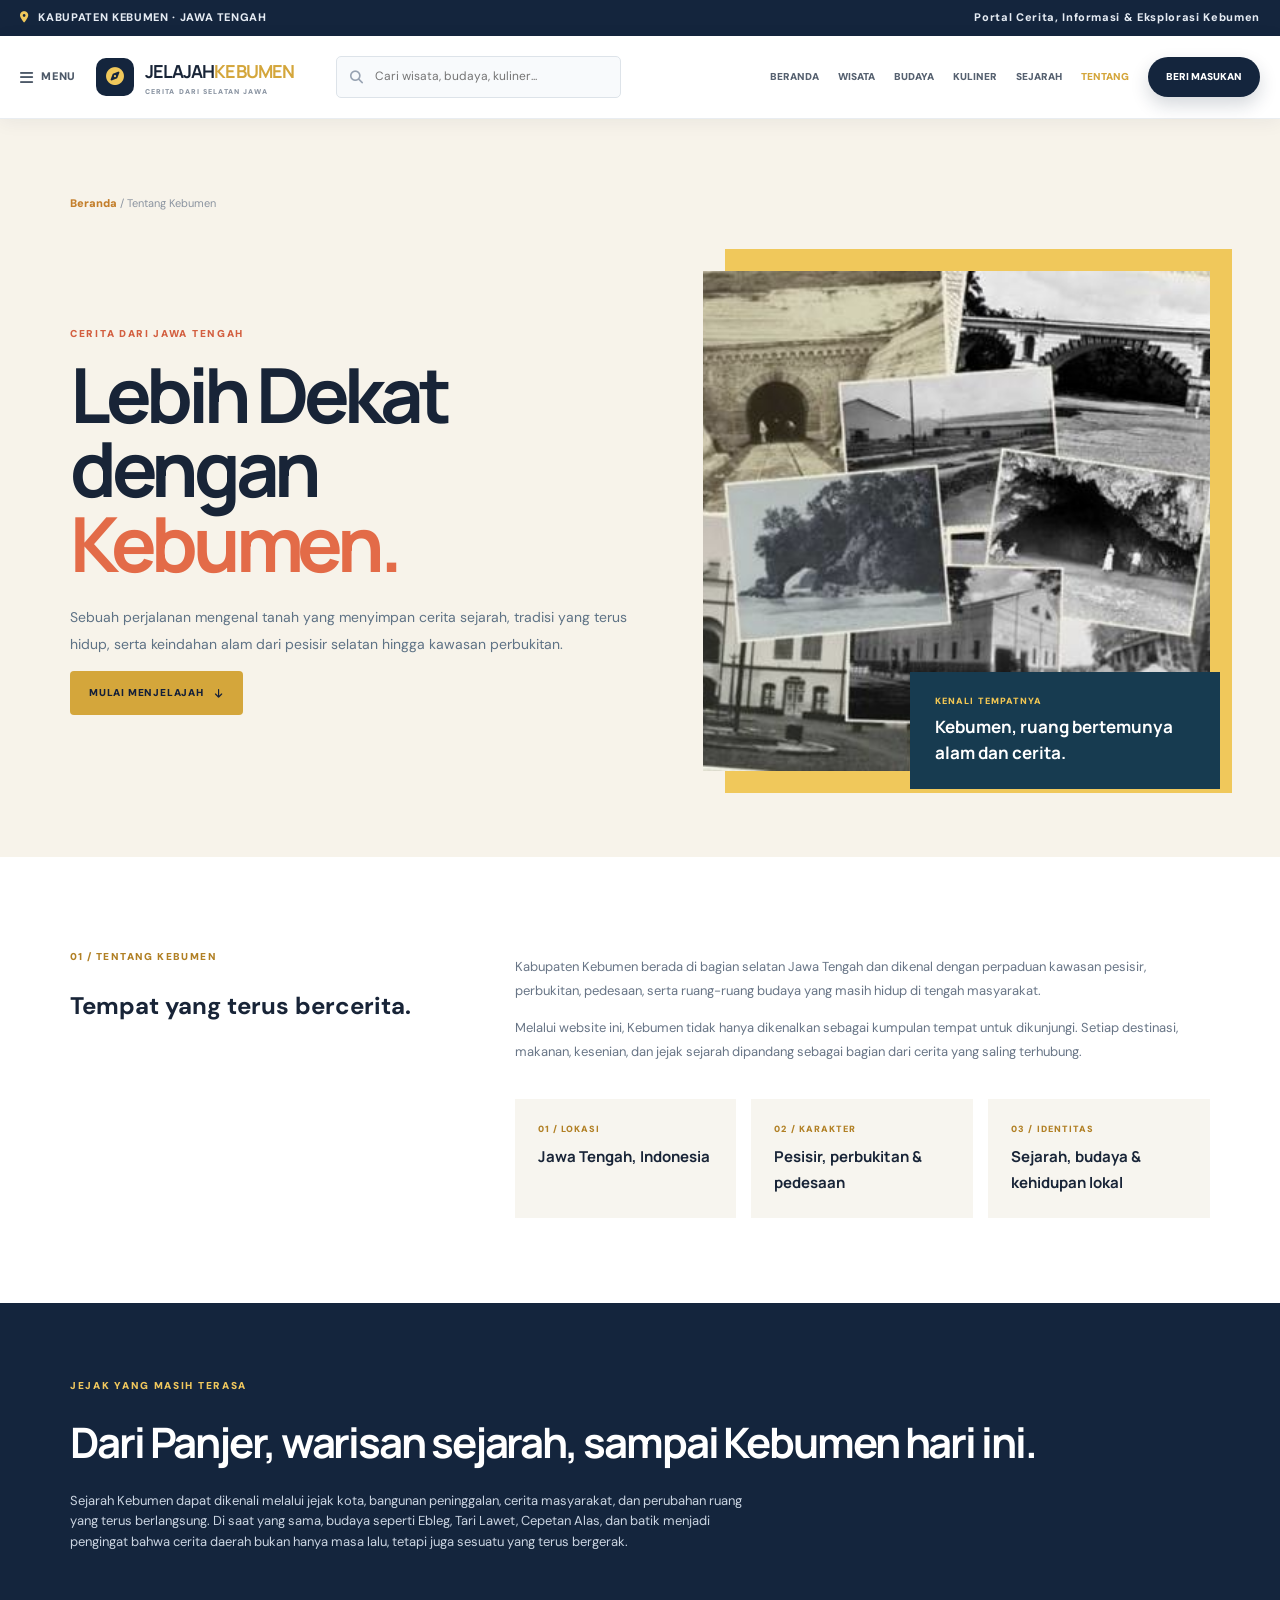
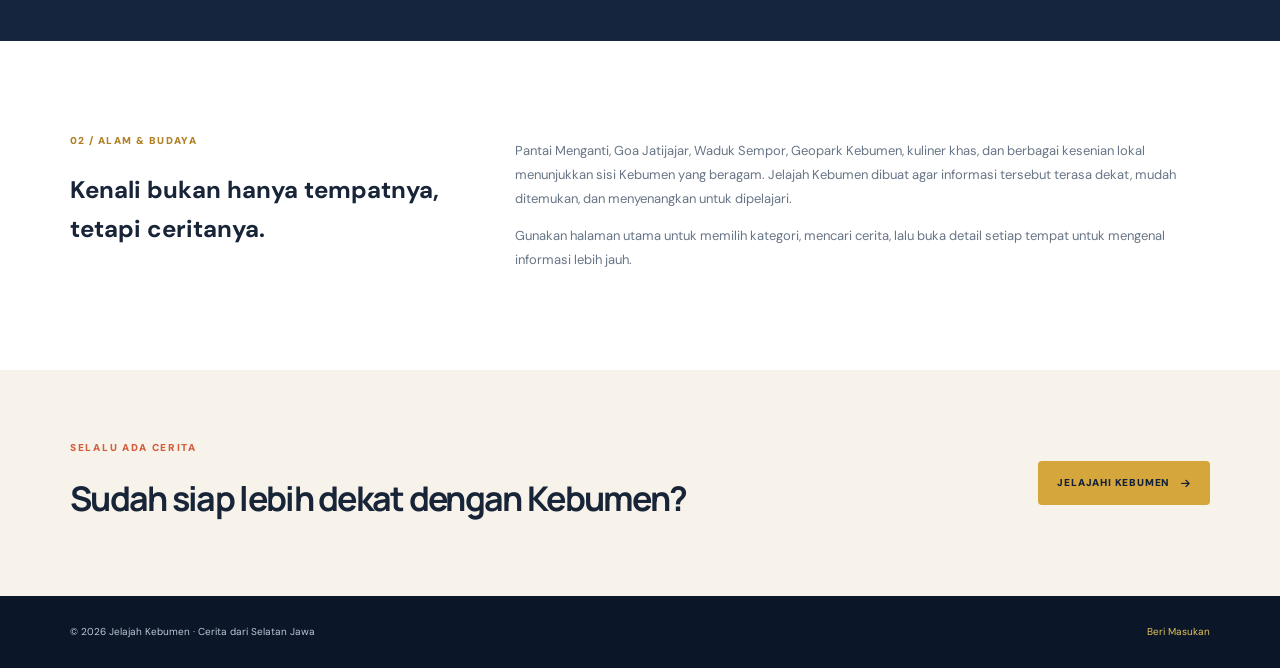
<file: about.html>
<!DOCTYPE html>
<html lang="id">
<head>
<meta charset="UTF-8"><meta name="viewport" content="width=device-width,initial-scale=1.0">
<title>Lebih Dekat dengan Kebumen | Jelajah Kebumen</title>
<meta name="description" content="Mengenal lebih dekat Kabupaten Kebumen melalui sejarah, budaya, alam, dan kehidupan masyarakatnya.">
<link rel="preconnect" href="https://fonts.googleapis.com"><link rel="preconnect" href="https://fonts.gstatic.com" crossorigin>
<link href="https://fonts.googleapis.com/css2?family=DM+Sans:wght@400;500;600;700;800&family=Manrope:wght@500;600;700;800&display=swap" rel="stylesheet">
<link rel="stylesheet" href="https://cdnjs.cloudflare.com/ajax/libs/font-awesome/6.5.2/css/all.min.css"><link rel="stylesheet" href="CSS/styles.css">
</head><body class="subpage">
<div class="topline"><div class="topline-inner"><span><i class="fa-solid fa-location-dot"></i> KABUPATEN KEBUMEN · JAWA TENGAH</span><span>Portal Cerita, Informasi & Eksplorasi Kebumen</span></div></div>
<header class="portal-header"><div class="header-inner">
<button class="menu-button" id="menuButton"><i class="fa-solid fa-bars"></i><span>MENU</span></button>
<a class="portal-brand" href="index.html"><span class="brand-emblem"><i class="fa-solid fa-compass"></i></span><span><strong>JELAJAH<span>KEBUMEN</span></strong><small>CERITA DARI SELATAN JAWA</small></span></a>
<form class="header-search" id="headerSearchForm"><i class="fa-solid fa-magnifying-glass"></i><input id="headerSearch" type="search" placeholder="Cari wisata, budaya, kuliner..." aria-label="Cari"></form>
<nav class="portal-nav" id="portalNav"><a href="index.html">BERANDA</a><a href="index.html#jelajah">WISATA</a><a href="index.html#budaya">BUDAYA</a><a href="index.html#kuliner">KULINER</a><a href="index.html#sejarah">SEJARAH</a><a class="active" href="about.html">TENTANG</a><a class="header-cta" href="feedback.html">BERI MASUKAN</a></nav>
</div></header>
<main>
<section class="subpage-hero"><div class="subpage-wrap"><div class="crumb"><a href="index.html">Beranda</a> <span> / </span> Tentang Kebumen</div>
<div class="subpage-grid"><div><div class="eyebrow">CERITA DARI JAWA TENGAH</div><h1>Lebih Dekat<br>dengan <em>Kebumen.</em></h1><p>Sebuah perjalanan mengenal tanah yang menyimpan cerita sejarah, tradisi yang terus hidup, serta keindahan alam dari pesisir selatan hingga kawasan perbukitan.</p><a href="#sejarah" class="solid-button">MULAI MENJELAJAH <i class="fa-solid fa-arrow-down"></i></a></div>
<div class="subpage-image"><img src="images/sejarahkota.jpg" alt="Sejarah dan suasana Kabupaten Kebumen" onerror="this.src='images/sejarahkota2.jpg'"><div class="image-note"><span>KENALI TEMPATNYA</span><strong>Kebumen, ruang bertemunya alam dan cerita.</strong></div></div></div></div></section>
<section class="story-section" id="sejarah"><div class="subpage-wrap story-grid"><div><span class="story-label">01 / TENTANG KEBUMEN</span><h2>Tempat yang terus bercerita.</h2></div><div class="story-copy"><p>Kabupaten Kebumen berada di bagian selatan Jawa Tengah dan dikenal dengan perpaduan kawasan pesisir, perbukitan, pedesaan, serta ruang-ruang budaya yang masih hidup di tengah masyarakat.</p><p>Melalui website ini, Kebumen tidak hanya dikenalkan sebagai kumpulan tempat untuk dikunjungi. Setiap destinasi, makanan, kesenian, dan jejak sejarah dipandang sebagai bagian dari cerita yang saling terhubung.</p><div class="fact-row"><div class="fact"><span>01 / LOKASI</span><strong>Jawa Tengah, Indonesia</strong></div><div class="fact"><span>02 / KARAKTER</span><strong>Pesisir, perbukitan & pedesaan</strong></div><div class="fact"><span>03 / IDENTITAS</span><strong>Sejarah, budaya & kehidupan lokal</strong></div></div></div></div></section>
<section class="subpage-band"><div class="subpage-wrap"><div class="eyebrow" style="color:#f0c75d">JEJAK YANG MASIH TERASA</div><h2>Dari Panjer, warisan sejarah, sampai Kebumen hari ini.</h2><p>Sejarah Kebumen dapat dikenali melalui jejak kota, bangunan peninggalan, cerita masyarakat, dan perubahan ruang yang terus berlangsung. Di saat yang sama, budaya seperti Ebleg, Tari Lawet, Cepetan Alas, dan batik menjadi pengingat bahwa cerita daerah bukan hanya masa lalu, tetapi juga sesuatu yang terus bergerak.</p></div></section>
<section class="story-section"><div class="subpage-wrap story-grid"><div><span class="story-label">02 / ALAM & BUDAYA</span><h2>Kenali bukan hanya tempatnya, tetapi ceritanya.</h2></div><div class="story-copy"><p>Pantai Menganti, Goa Jatijajar, Waduk Sempor, Geopark Kebumen, kuliner khas, dan berbagai kesenian lokal menunjukkan sisi Kebumen yang beragam. Jelajah Kebumen dibuat agar informasi tersebut terasa dekat, mudah ditemukan, dan menyenangkan untuk dipelajari.</p><p>Gunakan halaman utama untuk memilih kategori, mencari cerita, lalu buka detail setiap tempat untuk mengenal informasi lebih jauh.</p></div></div></section>
<section class="subpage-cta"><div class="subpage-wrap cta-box"><div><div class="eyebrow">SELALU ADA CERITA</div><h2>Sudah siap lebih dekat dengan Kebumen?</h2></div><a class="solid-button" href="index.html#jelajah">JELAJAHI KEBUMEN <i class="fa-solid fa-arrow-right"></i></a></div></section>
</main>
<footer class="page-footer"><div class="page-footer-inner"><span>© <span id="currentYear"></span> Jelajah Kebumen · Cerita dari Selatan Jawa</span><span><a href="feedback.html">Beri Masukan</a></span></div></footer>
<script>const menu=document.getElementById('menuButton'),nav=document.getElementById('portalNav');menu?.addEventListener('click',()=>nav?.classList.toggle('open'));document.getElementById('headerSearchForm')?.addEventListener('submit',e=>{e.preventDefault();const q=document.getElementById('headerSearch').value.trim();if(q)location.href='index.html#jelajah'});document.getElementById('currentYear').textContent=new Date().getFullYear();</script>
</body></html>
</file>
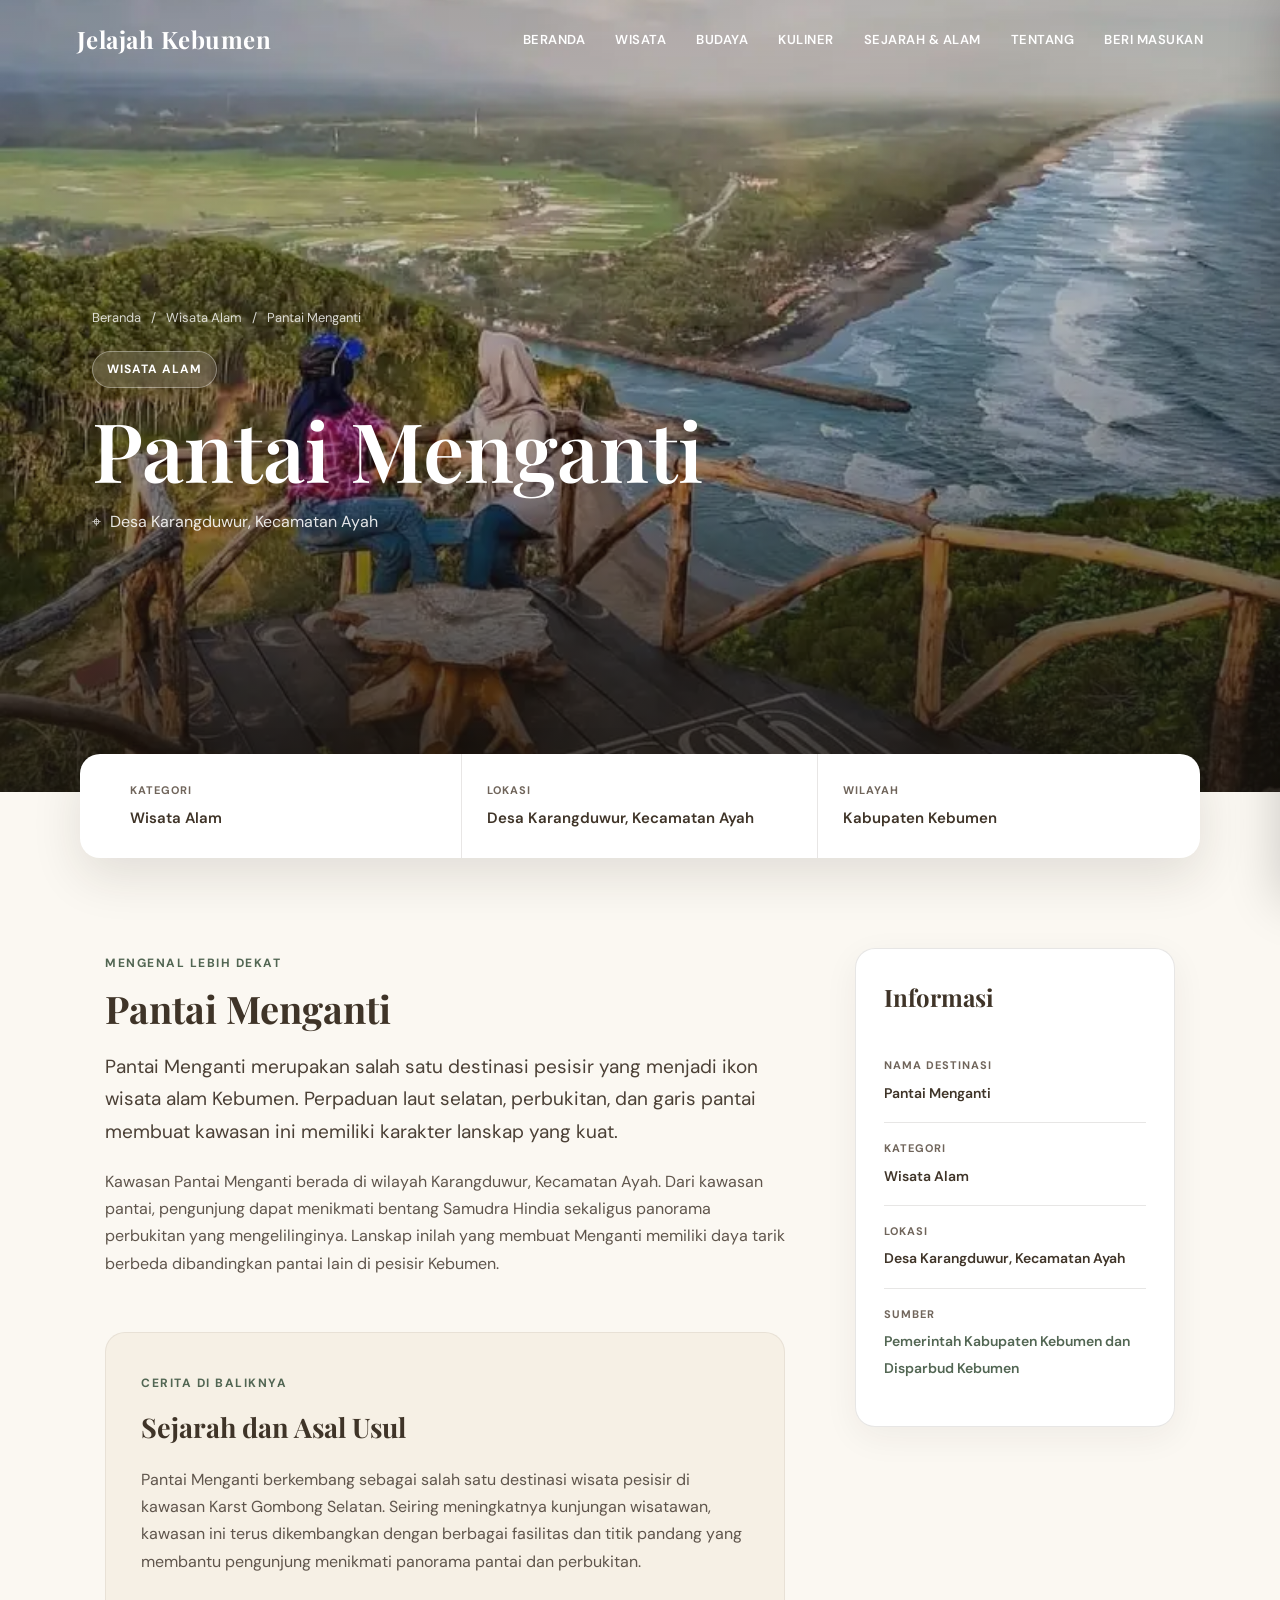
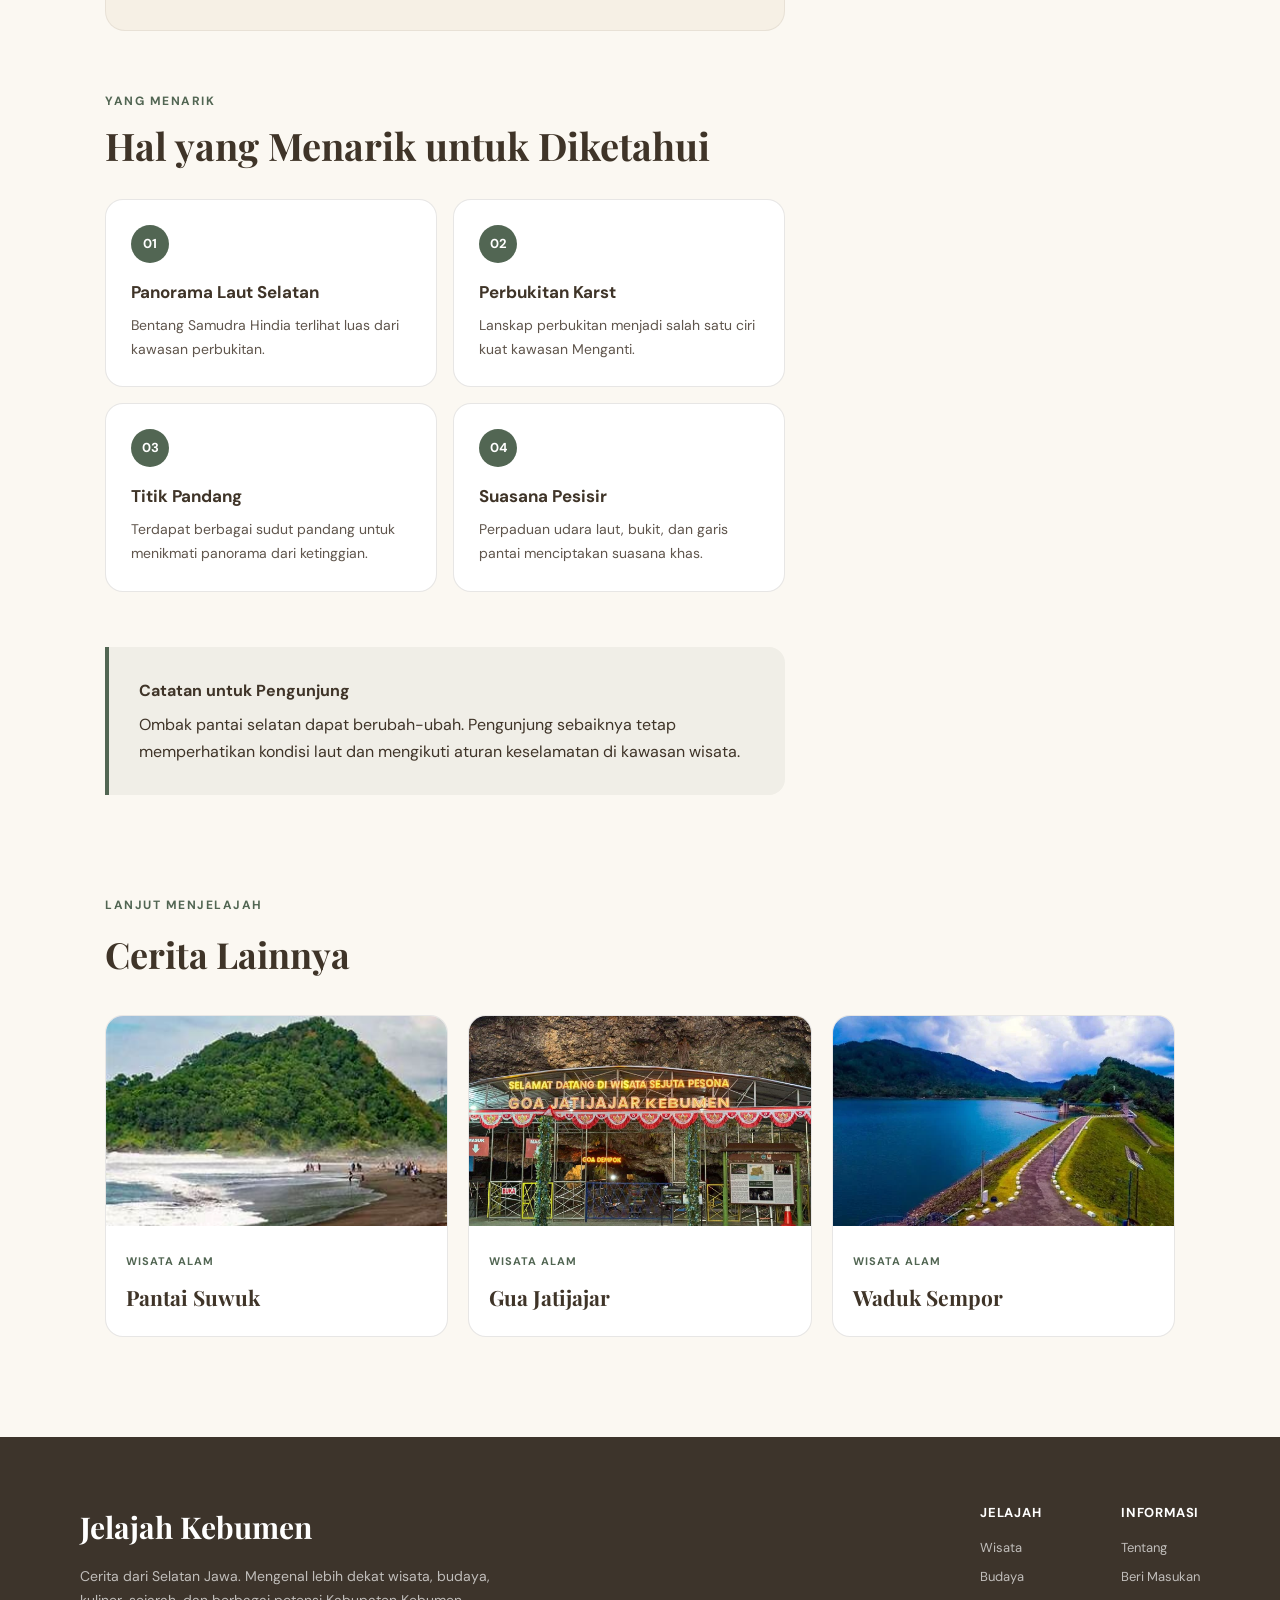
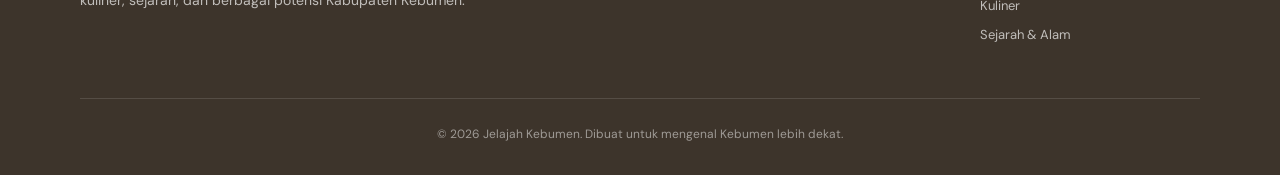
<file: detail.html>
<!DOCTYPE html>
<html lang="id">
<head>
<meta charset="UTF-8">
<meta name="viewport" content="width=device-width, initial-scale=1.0">

<title>Detail Destinasi | Jelajah Kebumen</title>

<link rel="preconnect" href="https://fonts.googleapis.com">
<link rel="preconnect" href="https://fonts.gstatic.com" crossorigin>

<link href="https://fonts.googleapis.com/css2?family=DM+Sans:wght@400;500;600;700&family=Playfair+Display:wght@500;600;700&display=swap" rel="stylesheet">

<style>
:root{
    --cream:#f6f0e5;
    --soft:#fbf8f2;
    --brown:#3f3428;
    --muted:#70655b;
    --green:#526653;
    --green-dark:#344936;
    --white:#ffffff;
    --line:rgba(63,52,40,.12);
    --shadow:0 18px 50px rgba(45,36,27,.12);
}

*{
    margin:0;
    padding:0;
    box-sizing:border-box;
}

html{
    scroll-behavior:smooth;
}

body{
    font-family:"DM Sans",sans-serif;
    background:var(--soft);
    color:var(--brown);
    line-height:1.7;
}

img{
    max-width:100%;
    display:block;
}

a{
    color:inherit;
    text-decoration:none;
}

button{
    font:inherit;
}

/* =========================
   NAVBAR
========================= */

.navbar{
    position:fixed;
    top:0;
    left:0;
    right:0;
    z-index:1000;

    display:flex;
    align-items:center;
    justify-content:space-between;

    height:78px;
    padding:0 6%;

    color:white;

    transition:.3s ease;
}

.navbar.scrolled{
    background:rgba(63,52,40,.94);
    backdrop-filter:blur(15px);
    box-shadow:0 8px 30px rgba(0,0,0,.12);
}

.logo{
    font-family:"Playfair Display",serif;
    font-size:24px;
    font-weight:700;
    letter-spacing:.5px;
}

.nav-links{
    display:flex;
    align-items:center;
    gap:30px;
    list-style:none;
}

.nav-links a{
    position:relative;
    color:white;
    font-size:13px;
    font-weight:600;
    letter-spacing:.5px;
}

.nav-links a::after{
    content:"";
    position:absolute;
    left:0;
    bottom:-7px;
    width:0;
    height:2px;
    background:white;
    transition:.3s;
}

.nav-links a:hover::after{
    width:100%;
}

.menu-button{
    display:none;
    width:42px;
    height:42px;
    border:1px solid rgba(255,255,255,.4);
    border-radius:50%;
    background:rgba(255,255,255,.1);
    color:white;
    cursor:pointer;
}

/* =========================
   MOBILE MENU
========================= */

.menu-backdrop{
    position:fixed;
    inset:0;
    z-index:1100;

    background:rgba(0,0,0,.45);

    opacity:0;
    visibility:hidden;
    transition:.3s;
}

.menu-backdrop.active{
    opacity:1;
    visibility:visible;
}

.menu-drawer{
    position:fixed;
    top:0;
    right:-330px;
    z-index:1200;

    width:310px;
    height:100vh;

    padding:35px 28px;

    background:var(--cream);

    box-shadow:-20px 0 50px rgba(0,0,0,.2);

    transition:.4s ease;
}

.menu-drawer.active{
    right:0;
}

.menu-close{
    display:flex;
    align-items:center;
    justify-content:center;

    width:40px;
    height:40px;

    margin-left:auto;

    border:0;
    border-radius:50%;

    background:var(--brown);
    color:white;

    cursor:pointer;
}

.mobile-nav{
    margin-top:55px;
    display:flex;
    flex-direction:column;
    gap:23px;
}

.mobile-nav a{
    font-family:"Playfair Display",serif;
    font-size:24px;
    color:var(--brown);
}

/* =========================
   HERO
========================= */

.detail-hero{
    position:relative;
    min-height:88vh;

    display:flex;
    align-items:flex-end;

    overflow:hidden;

    background:#302920;
}

.detail-hero img{
    position:absolute;
    inset:0;

    width:100%;
    height:100%;

    object-fit:cover;
}

.hero-overlay{
    position:absolute;
    inset:0;

    background:
        linear-gradient(
            to top,
            rgba(25,20,15,.85) 0%,
            rgba(25,20,15,.38) 45%,
            rgba(25,20,15,.12) 75%,
            rgba(25,20,15,.2) 100%
        );
}

.hero-content{
    position:relative;
    z-index:2;

    width:100%;
    max-width:1250px;

    margin:auto;
    padding:130px 6% 80px;

    color:white;
}

.breadcrumb{
    display:flex;
    align-items:center;
    gap:10px;

    margin-bottom:22px;

    font-size:13px;
    color:rgba(255,255,255,.8);
}

.breadcrumb a:hover{
    color:white;
}

.hero-category{
    display:inline-flex;

    padding:7px 14px;
    margin-bottom:18px;

    border:1px solid rgba(255,255,255,.35);
    border-radius:50px;

    background:rgba(255,255,255,.12);
    backdrop-filter:blur(10px);

    font-size:12px;
    font-weight:700;
    letter-spacing:1px;
    text-transform:uppercase;
}

.hero-content h1{
    max-width:850px;

    margin-bottom:16px;

    font-family:"Playfair Display",serif;
    font-size:clamp(42px,7vw,82px);
    line-height:1.05;
    font-weight:600;
}

.hero-location{
    display:flex;
    align-items:center;
    gap:9px;

    font-size:16px;
    color:rgba(255,255,255,.88);
}

/* =========================
   INFO STRIP
========================= */

.info-strip{
    position:relative;
    z-index:5;

    max-width:1120px;

    margin:-38px auto 0;
    padding:0 25px;

    display:grid;
    grid-template-columns:repeat(3,1fr);

    background:white;

    border-radius:20px;

    box-shadow:var(--shadow);
}

.info-item{
    padding:27px 25px;

    border-right:1px solid var(--line);
}

.info-item:last-child{
    border-right:0;
}

.info-label{
    display:block;

    margin-bottom:4px;

    color:var(--muted);

    font-size:11px;
    font-weight:700;
    letter-spacing:1px;
    text-transform:uppercase;
}

.info-value{
    font-weight:600;
    font-size:15px;
}

/* =========================
   MAIN
========================= */

.main-wrapper{
    max-width:1120px;

    margin:auto;
    padding:90px 25px 100px;

    display:grid;
    grid-template-columns:minmax(0,1fr) 320px;

    gap:70px;
}

.article{
    min-width:0;
}

.section-label{
    display:inline-block;

    margin-bottom:12px;

    color:var(--green);

    font-size:12px;
    font-weight:700;
    letter-spacing:1.5px;
    text-transform:uppercase;
}

.article h2{
    margin-bottom:20px;

    font-family:"Playfair Display",serif;
    font-size:38px;
    line-height:1.2;
}

.article p{
    margin-bottom:20px;

    color:#5f554c;
    font-size:16px;
}

.intro{
    font-size:19px !important;
    color:#4b4036 !important;
}

/* =========================
   HISTORY
========================= */

.history-box{
    margin:55px 0;
    padding:35px;

    border-radius:20px;

    background:var(--cream);
    border:1px solid rgba(63,52,40,.08);
}

.history-box h3{
    margin-bottom:15px;

    font-family:"Playfair Display",serif;
    font-size:27px;
}

/* =========================
   HIGHLIGHTS
========================= */

.highlight-grid{
    display:grid;
    grid-template-columns:repeat(2,1fr);
    gap:16px;

    margin-top:30px;
}

.highlight-card{
    padding:25px;

    border:1px solid var(--line);
    border-radius:18px;

    background:white;

    transition:.3s ease;
}

.highlight-card:hover{
    transform:translateY(-5px);
    box-shadow:var(--shadow);
}

.highlight-number{
    display:flex;
    align-items:center;
    justify-content:center;

    width:38px;
    height:38px;

    margin-bottom:15px;

    border-radius:50%;

    background:var(--green);
    color:white;

    font-size:13px;
    font-weight:700;
}

.highlight-card h4{
    margin-bottom:7px;
    font-size:17px;
}

.highlight-card p{
    margin:0;
    font-size:14px;
}

/* =========================
   NOTE
========================= */

.note-box{
    margin-top:55px;
    padding:30px;

    border-left:4px solid var(--green);

    background:#f0eee7;
    border-radius:0 16px 16px 0;
}

.note-box strong{
    display:block;
    margin-bottom:7px;
}

/* =========================
   SIDEBAR
========================= */

.sidebar{
    position:relative;
}

.sidebar-card{
    position:sticky;
    top:105px;

    padding:28px;

    background:white;

    border:1px solid var(--line);
    border-radius:20px;

    box-shadow:0 10px 35px rgba(45,36,27,.06);
}

.sidebar-card h3{
    margin-bottom:22px;

    font-family:"Playfair Display",serif;
    font-size:24px;
}

.sidebar-row{
    padding:16px 0;

    border-bottom:1px solid var(--line);
}

.sidebar-row:last-child{
    border-bottom:0;
}

.sidebar-label{
    display:block;

    margin-bottom:4px;

    color:var(--muted);

    font-size:11px;
    font-weight:700;
    letter-spacing:1px;
    text-transform:uppercase;
}

.sidebar-value{
    font-size:14px;
    font-weight:600;
}

.source-link{
    color:var(--green);
    word-break:break-word;
}

/* =========================
   RELATED
========================= */

.related{
    max-width:1120px;

    margin:auto;
    padding:0 25px 100px;
}

.related-heading{
    margin-bottom:30px;
}

.related-heading span{
    display:block;

    margin-bottom:8px;

    color:var(--green);

    font-size:12px;
    font-weight:700;
    letter-spacing:1.5px;
    text-transform:uppercase;
}

.related-heading h2{
    font-family:"Playfair Display",serif;
    font-size:36px;
}

.related-grid{
    display:grid;
    grid-template-columns:repeat(3,1fr);
    gap:20px;
}

.related-card{
    overflow:hidden;

    border:1px solid var(--line);
    border-radius:18px;

    background:white;

    transition:.3s ease;
}

.related-card:hover{
    transform:translateY(-5px);
    box-shadow:var(--shadow);
}

.related-image{
    height:210px;
    overflow:hidden;
}

.related-image img{
    width:100%;
    height:100%;
    object-fit:cover;

    transition:.5s ease;
}

.related-card:hover .related-image img{
    transform:scale(1.05);
}

.related-content{
    padding:20px;
}

.related-content span{
    color:var(--green);

    font-size:11px;
    font-weight:700;
    letter-spacing:1px;
    text-transform:uppercase;
}

.related-content h3{
    margin-top:7px;

    font-family:"Playfair Display",serif;
    font-size:21px;
}

/* =========================
   ERROR
========================= */

.error-state{
    min-height:80vh;

    display:flex;
    align-items:center;
    justify-content:center;

    padding:120px 25px;

    text-align:center;
}

.error-inner{
    max-width:550px;
}

.error-inner h1{
    margin-bottom:15px;

    font-family:"Playfair Display",serif;
    font-size:50px;
}

.error-inner p{
    margin-bottom:25px;
    color:var(--muted);
}

.back-home{
    display:inline-flex;

    padding:12px 22px;

    border-radius:50px;

    background:var(--green);
    color:white;

    font-weight:600;
}

/* =========================
   FOOTER
========================= */

footer{
    padding:65px 6% 30px;

    background:#3d342b;
    color:white;
}

.footer-inner{
    max-width:1120px;
    margin:auto;

    display:flex;
    justify-content:space-between;
    gap:40px;

    padding-bottom:45px;
}

.footer-brand{
    max-width:420px;
}

.footer-brand h2{
    margin-bottom:12px;

    font-family:"Playfair Display",serif;
    font-size:30px;
}

.footer-brand p{
    color:rgba(255,255,255,.68);
    font-size:14px;
}

.footer-links{
    display:flex;
    gap:50px;
}

.footer-column h4{
    margin-bottom:13px;

    font-size:13px;
    letter-spacing:.8px;
    text-transform:uppercase;
}

.footer-column a{
    display:block;

    margin-bottom:7px;

    color:rgba(255,255,255,.68);

    font-size:13px;
}

.footer-column a:hover{
    color:white;
}

.footer-bottom{
    max-width:1120px;
    margin:auto;

    padding-top:25px;

    border-top:1px solid rgba(255,255,255,.12);

    color:rgba(255,255,255,.5);

    font-size:12px;

    text-align:center;
}

/* =========================
   BACK TO TOP
========================= */

.back-top{
    position:fixed;
    right:25px;
    bottom:25px;
    z-index:800;

    width:45px;
    height:45px;

    display:flex;
    align-items:center;
    justify-content:center;

    border:0;
    border-radius:50%;

    background:var(--green);
    color:white;

    cursor:pointer;

    opacity:0;
    visibility:hidden;

    transform:translateY(10px);

    transition:.3s;
}

.back-top.show{
    opacity:1;
    visibility:visible;
    transform:translateY(0);
}

/* =========================
   RESPONSIVE
========================= */

@media(max-width:900px){

    .nav-links{
        display:none;
    }

    .menu-button{
        display:flex;
        align-items:center;
        justify-content:center;
    }

    .detail-hero{
        min-height:78vh;
    }

    .hero-content{
        padding:120px 6% 60px;
    }

    .info-strip{
        margin:-25px 20px 0;
    }

    .main-wrapper{
        grid-template-columns:1fr;
        gap:45px;
    }

    .sidebar-card{
        position:static;
    }

    .related-grid{
        grid-template-columns:repeat(2,1fr);
    }

    .footer-inner{
        flex-direction:column;
    }

    .footer-links{
        flex-wrap:wrap;
    }
}

@media(max-width:600px){

    .navbar{
        height:68px;
        padding:0 20px;
    }

    .logo{
        font-size:21px;
    }

    .detail-hero{
        min-height:72vh;
    }

    .hero-content{
        padding:100px 22px 45px;
    }

    .hero-content h1{
        font-size:43px;
    }

    .hero-location{
        font-size:14px;
    }

    .info-strip{
        grid-template-columns:1fr;

        margin:0 15px;

        border-radius:0 0 18px 18px;
    }

    .info-item{
        border-right:0;
        border-bottom:1px solid var(--line);
    }

    .info-item:last-child{
        border-bottom:0;
    }

    .main-wrapper{
        padding:60px 20px 75px;
    }

    .article h2{
        font-size:31px;
    }

    .intro{
        font-size:17px !important;
    }

    .history-box{
        padding:25px;
    }

    .highlight-grid{
        grid-template-columns:1fr;
    }

    .related{
        padding:0 20px 75px;
    }

    .related-grid{
        grid-template-columns:1fr;
    }

    .related-image{
        height:230px;
    }

    footer{
        padding:50px 20px 25px;
    }

    .footer-links{
        display:grid;
        grid-template-columns:1fr 1fr;
        gap:25px;
    }
}
</style>
</head>

<body>

<!-- =========================
     NAVBAR
========================= -->

<header class="navbar" id="navbar">

    <a href="index.html" class="logo">
        Jelajah Kebumen
    </a>

    <nav>
        <ul class="nav-links">
            <li><a href="index.html">BERANDA</a></li>
            <li><a href="index.html#jelajah">WISATA</a></li>
            <li><a href="index.html#budaya">BUDAYA</a></li>
            <li><a href="index.html#kuliner">KULINER</a></li>
            <li><a href="index.html#sejarah">SEJARAH & ALAM</a></li>
            <li><a href="about.html">TENTANG</a></li>
            <li><a href="feedback.html">BERI MASUKAN</a></li>
        </ul>
    </nav>

    <button class="menu-button" id="menuButton" aria-label="Buka menu">
        ☰
    </button>

</header>


<!-- =========================
     MOBILE MENU
========================= -->

<div class="menu-backdrop" id="menuBackdrop"></div>

<aside class="menu-drawer" id="menuDrawer">

    <button class="menu-close" id="menuClose">
        ✕
    </button>

    <nav class="mobile-nav">
        <a href="index.html">Beranda</a>
        <a href="index.html#jelajah">Wisata</a>
        <a href="index.html#budaya">Budaya</a>
        <a href="index.html#kuliner">Kuliner</a>
        <a href="index.html#sejarah">Sejarah & Alam</a>
        <a href="about.html">Tentang</a>
        <a href="feedback.html">Beri Masukan</a>
    </nav>

</aside>


<!-- =========================
     CONTENT
========================= -->

<main id="pageContent"></main>


<!-- =========================
     FOOTER
========================= -->

<footer>

    <div class="footer-inner">

        <div class="footer-brand">

            <h2>Jelajah Kebumen</h2>

            <p>
                Cerita dari Selatan Jawa. Mengenal lebih dekat
                wisata, budaya, kuliner, sejarah, dan berbagai
                potensi Kabupaten Kebumen.
            </p>

        </div>


        <div class="footer-links">

            <div class="footer-column">

                <h4>Jelajah</h4>

                <a href="index.html#jelajah">Wisata</a>
                <a href="index.html#budaya">Budaya</a>
                <a href="index.html#kuliner">Kuliner</a>
                <a href="index.html#sejarah">Sejarah & Alam</a>

            </div>


            <div class="footer-column">

                <h4>Informasi</h4>

                <a href="about.html">Tentang</a>
                <a href="feedback.html">Beri Masukan</a>

            </div>

        </div>

    </div>


    <div class="footer-bottom">

        © <span id="currentYear"></span> Jelajah Kebumen.
        Dibuat untuk mengenal Kebumen lebih dekat.

    </div>

</footer>


<button class="back-top" id="backTop" aria-label="Kembali ke atas">
    ↑
</button>


<script>

/* =========================================================
   DATA DESTINASI
========================================================= */

const destinations = {

    /* =========================
       WISATA ALAM
    ========================= */

    menganti:{
        title:"Pantai Menganti",
        category:"Wisata Alam",
        location:"Desa Karangduwur, Kecamatan Ayah",
        image:"images/wisata.jpg",

        intro:
        "Pantai Menganti merupakan salah satu destinasi pesisir yang menjadi ikon wisata alam Kebumen. Perpaduan laut selatan, perbukitan, dan garis pantai membuat kawasan ini memiliki karakter lanskap yang kuat.",

        description:
        "Kawasan Pantai Menganti berada di wilayah Karangduwur, Kecamatan Ayah. Dari kawasan pantai, pengunjung dapat menikmati bentang Samudra Hindia sekaligus panorama perbukitan yang mengelilinginya. Lanskap inilah yang membuat Menganti memiliki daya tarik berbeda dibandingkan pantai lain di pesisir Kebumen.",

        history:
        "Pantai Menganti berkembang sebagai salah satu destinasi wisata pesisir di kawasan Karst Gombong Selatan. Seiring meningkatnya kunjungan wisatawan, kawasan ini terus dikembangkan dengan berbagai fasilitas dan titik pandang yang membantu pengunjung menikmati panorama pantai dan perbukitan.",

        highlights:[
            ["01","Panorama Laut Selatan","Bentang Samudra Hindia terlihat luas dari kawasan perbukitan."],
            ["02","Perbukitan Karst","Lanskap perbukitan menjadi salah satu ciri kuat kawasan Menganti."],
            ["03","Titik Pandang","Terdapat berbagai sudut pandang untuk menikmati panorama dari ketinggian."],
            ["04","Suasana Pesisir","Perpaduan udara laut, bukit, dan garis pantai menciptakan suasana khas."]
        ],

        note:
        "Ombak pantai selatan dapat berubah-ubah. Pengunjung sebaiknya tetap memperhatikan kondisi laut dan mengikuti aturan keselamatan di kawasan wisata.",

        source:"Pemerintah Kabupaten Kebumen dan Disparbud Kebumen"
    },


    suwuk:{
        title:"Pantai Suwuk",
        category:"Wisata Alam",
        location:"Desa Tambakmulyo, Kecamatan Puring",
        image:"images/suwuk.jpeg",

        intro:
        "Pantai Suwuk merupakan salah satu pantai yang cukup dikenal di pesisir selatan Kebumen. Kawasannya menawarkan suasana pantai yang luas dengan panorama laut dan ruang terbuka.",

        description:
        "Pantai Suwuk berada di kawasan pesisir selatan Kebumen. Area pantai yang luas membuat kawasan ini cocok untuk menikmati suasana laut, berjalan di tepi pantai, dan menghabiskan waktu bersama keluarga.",

        history:
        "Pantai Suwuk berkembang sebagai salah satu kawasan wisata pantai di wilayah Puring. Pengembangan kawasan wisata dilakukan secara bertahap untuk memberikan ruang rekreasi bagi masyarakat sekaligus memperkenalkan potensi pesisir Kebumen.",

        highlights:[
            ["01","Garis Pantai","Bentang pantai yang luas menjadi daya tarik utama."],
            ["02","Panorama Laut","Pengunjung dapat menikmati pemandangan laut selatan secara langsung."],
            ["03","Ruang Terbuka","Kawasan pantai memberikan ruang untuk berjalan dan bersantai."],
            ["04","Wisata Keluarga","Suasana kawasan cocok untuk kegiatan rekreasi bersama keluarga."]
        ],

        note:
        "Jangan berenang terlalu jauh karena karakter ombak pantai selatan dapat cukup kuat.",

        source:"Pemerintah Kabupaten Kebumen"
    },


    jatijajar:{
        title:"Gua Jatijajar",
        category:"Wisata Alam",
        location:"Desa Jatijajar, Kecamatan Ayah",
        image:"images/jatijajar.jpg",

        intro:
        "Gua Jatijajar merupakan salah satu destinasi wisata alam terkenal di Kebumen. Daya tarik utamanya berupa kawasan gua dengan bentang batu kapur dan ornamen alami di dalamnya.",

        description:
        "Gua Jatijajar berada di kawasan karst Kecamatan Ayah. Di dalam gua terdapat stalaktit dan stalagmit yang terbentuk melalui proses alam dalam waktu yang sangat panjang. Kawasan ini juga telah dikembangkan menjadi destinasi wisata dengan fasilitas untuk pengunjung.",

        history:
        "Gua Jatijajar dikenal sebagai salah satu objek wisata unggulan Kebumen dan telah lama menjadi tujuan wisata masyarakat. Keberadaan gua sebagai bagian dari kawasan karst menjadikannya penting tidak hanya dari sisi wisata, tetapi juga sebagai bagian dari bentang alam Kebumen.",

        highlights:[
            ["01","Ornamen Gua","Stalaktit dan stalagmit menjadi daya tarik utama di dalam gua."],
            ["02","Kawasan Karst","Gua merupakan bagian dari bentang alam karst Gombong Selatan."],
            ["03","Wisata Edukasi","Pengunjung dapat mengenal proses pembentukan gua secara langsung."],
            ["04","Destinasi Unggulan","Jatijajar menjadi salah satu tujuan wisata yang dikenal luas di Kebumen."]
        ],

        note:
        "Ikuti jalur kunjungan yang telah disediakan dan jangan menyentuh ornamen gua agar tetap terjaga.",

        source:"Pemerintah Kabupaten Kebumen"
    },


    sempor:{
        title:"Waduk Sempor",
        category:"Wisata Alam",
        location:"Kecamatan Sempor",
        image:"images/waduksempor.webp",

        intro:
        "Waduk Sempor merupakan kawasan perairan yang dikelilingi perbukitan dan pepohonan. Pemandangan waduk memberikan suasana yang tenang dan berbeda dari wisata pesisir Kebumen.",

        description:
        "Waduk Sempor memiliki bentang perairan yang luas dengan perbukitan di sekitarnya. Kawasan ini tidak hanya memiliki fungsi penting sebagai sumber daya air, tetapi juga memiliki potensi wisata alam dan ruang rekreasi.",

        history:
        "Waduk Sempor dibangun sebagai bagian dari pengelolaan sumber daya air di wilayah Kebumen. Seiring waktu, kawasan waduk juga dikenal masyarakat sebagai tempat menikmati panorama alam dan suasana perairan.",

        highlights:[
            ["01","Panorama Waduk","Permukaan air yang luas berpadu dengan perbukitan."],
            ["02","Perbukitan","Kawasan sekitar waduk memiliki lanskap hijau yang menarik."],
            ["03","Suasana Tenang","Lingkungan waduk memberikan suasana yang relatif sejuk dan tenang."],
            ["04","Potensi Wisata","Kawasan waduk memiliki potensi untuk kegiatan rekreasi alam."]
        ],

        note:
        "Tetap berhati-hati di sekitar badan air dan gunakan area yang memang diperbolehkan untuk aktivitas wisata.",

        source:"Pemerintah Kabupaten Kebumen"
    },


    karangbolong:{
        title:"Pantai Karangbolong",
        category:"Wisata Alam",
        location:"Desa Karangbolong, Kecamatan Buayan",
        image:"images/karangbolong.png",

        intro:
        "Pantai Karangbolong dikenal karena karakter tebing dan batu karangnya. Nama Karangbolong sendiri berkaitan dengan keberadaan formasi karang yang menjadi ciri khas kawasan.",

        description:
        "Pantai Karangbolong berada di Desa Karangbolong, Kecamatan Buayan. Kawasan ini memiliki perpaduan pasir, batu karang, dan tebing yang menghadap ke laut selatan. Lingkungan sekitar juga menjadi bagian dari lanskap pesisir selatan Kebumen.",

        history:
        "Karangbolong telah lama dikenal sebagai kawasan pesisir Kebumen. Selain wisata pantai, kawasan ini memiliki cerita dan aktivitas masyarakat yang berkaitan dengan lingkungan pesisir serta pemanfaatan sumber daya alam di sekitarnya.",

        highlights:[
            ["01","Formasi Karang","Batu karang menjadi salah satu karakter utama kawasan."],
            ["02","Tebing Pesisir","Bentang tebing memberikan sudut pandang yang menarik."],
            ["03","Laut Selatan","Pengunjung dapat menikmati panorama Samudra Hindia."],
            ["04","Karakter Pesisir","Lingkungan sekitar memperlihatkan kehidupan khas kawasan pantai selatan."]
        ],

        note:
        "Perhatikan batas aman ketika mendekati tebing dan karang karena ombak laut selatan dapat berubah dengan cepat.",

        source:"Disparbud Kabupaten Kebumen"
    },


    logending:{
        title:"Pantai Logending",
        category:"Wisata Alam",
        location:"Desa Ayah, Kecamatan Ayah",
        image:"images/logending.jpeg",

        intro:
        "Pantai Logending merupakan kawasan wisata pesisir yang berada di Kecamatan Ayah. Pertemuan antara pantai, muara, dan kawasan perbukitan menjadi karakter menarik dari destinasi ini.",

        description:
        "Logending memiliki kawasan pesisir yang berdekatan dengan muara Sungai Bodo. Lingkungan tersebut memberikan pemandangan yang berbeda karena pengunjung dapat melihat pertemuan kawasan sungai dan laut.",

        history:
        "Pantai Logending telah lama menjadi salah satu destinasi wisata di Kecamatan Ayah. Kawasan ini berkembang sebagai tempat rekreasi masyarakat sekaligus menjadi bagian dari jalur wisata pesisir Kebumen.",

        highlights:[
            ["01","Muara Sungai","Pertemuan aliran sungai dan kawasan laut menjadi pemandangan khas."],
            ["02","Pesisir","Bentang pantai memberikan suasana khas laut selatan."],
            ["03","Perbukitan","Lingkungan sekitar masih didominasi kawasan perbukitan."],
            ["04","Wisata Keluarga","Kawasan dapat digunakan untuk menikmati suasana alam bersama keluarga."]
        ],

        note:
        "Perhatikan kondisi muara dan laut sebelum melakukan aktivitas di sekitar air.",

        source:"Pemerintah Kabupaten Kebumen"
    },


    petanahan:{
        title:"Pantai Petanahan",
        category:"Wisata Alam",
        location:"Desa Karanggadung, Kecamatan Petanahan",
        image:"images/petanahan.jpg",

        intro:
        "Pantai Petanahan merupakan salah satu pantai yang cukup dikenal di wilayah barat pesisir Kebumen. Kawasan ini memiliki garis pantai luas dan pepohonan yang memberikan suasana teduh.",

        description:
        "Pantai Petanahan berada di Desa Karanggadung, Kecamatan Petanahan. Kawasan pantai memiliki hamparan pasir yang luas dengan deretan pohon di beberapa bagian. Pemandangan laut dan aktivitas nelayan menjadi bagian dari suasana kawasan.",

        history:
        "Pantai Petanahan telah lama menjadi salah satu tujuan rekreasi masyarakat Kebumen. Perkembangan kawasan wisata terus dilakukan untuk mendukung aktivitas wisata sekaligus menjaga potensi pesisir.",

        highlights:[
            ["01","Hamparan Pasir","Area pantai yang luas menjadi ruang utama untuk menikmati suasana pesisir."],
            ["02","Pepohonan","Pepohonan di sekitar pantai memberikan area yang lebih teduh."],
            ["03","Panorama Laut","Garis laut selatan terlihat luas dari kawasan pantai."],
            ["04","Sunset","Waktu sore dapat menjadi momen menarik untuk menikmati perubahan warna langit."]
        ],

        note:
        "Ombak Pantai Petanahan cukup kuat sehingga pengunjung sebaiknya tidak berenang sembarangan.",

        source:"Pariwisata Jawa Tengah dan Pemerintah Kabupaten Kebumen"
    },


    watubale:{
        title:"Pantai Watu Bale",
        category:"Wisata Alam",
        location:"Desa Pasir, Kecamatan Ayah",
        image:"images/watubale.jpg",

        intro:
        "Pantai Watu Bale menawarkan perpaduan pantai dan perbukitan dengan karakter batuan yang kuat. Kawasan ini cocok bagi pengunjung yang ingin menikmati pemandangan laut dari sudut yang lebih tinggi.",

        description:
        "Pantai Watu Bale berada di wilayah Desa Pasir, Kecamatan Ayah. Dalam data pariwisata Kebumen, kawasan ini dikenal dengan pemandangan pantai dan bukit.",

        history:
        "Watu Bale berkembang sebagai bagian dari rangkaian destinasi wisata pesisir di Kecamatan Ayah. Lingkungan pantai dan bukit menjadi modal utama pengembangan wisata di kawasan ini.",

        highlights:[
            ["01","Pantai dan Bukit","Perpaduan dua bentang alam menjadi karakter utama Watu Bale."],
            ["02","Batuan","Formasi batu memberikan ciri khas pada kawasan."],
            ["03","Panorama","Ketinggian di beberapa titik memberikan pandangan lebih luas."],
            ["04","Suasana Alam","Lingkungan masih memiliki nuansa alami yang kuat."]
        ],

        note:
        "Berhati-hatilah saat berada di area tebing dan batuan terutama ketika kondisi basah.",

        source:"Disparbud Kabupaten Kebumen"
    },


    pecaron:{
        title:"Pantai Pecaron",
        category:"Wisata Alam",
        location:"Desa Srati, Kecamatan Ayah",
        image:"images/pecaron.webp",

        intro:
        "Pantai Pecaron merupakan pantai dengan suasana yang relatif tenang dan dikelilingi tebing hijau. Karakter kawasan membuatnya terasa lebih tersembunyi dibanding beberapa pantai populer di Kebumen.",

        description:
        "Pantai Pecaron berada di Desa Srati, Kecamatan Ayah. Kawasan ini memiliki pasir kecokelatan, batuan, serta tebing yang mengelilingi sebagian pantai.",

        history:
        "Pecaron berkembang sebagai bagian dari kawasan wisata pesisir Desa Srati. Potensi alam berupa pantai dan tebing menjadi dasar pengembangan kawasan sebagai destinasi wisata.",

        highlights:[
            ["01","Tebing Hijau","Vegetasi di sekitar tebing memberikan suasana alami."],
            ["02","Pantai Tersembunyi","Lokasinya memberikan kesan lebih tenang."],
            ["03","Pasir Kecokelatan","Warna pasir menjadi bagian dari karakter visual pantai."],
            ["04","Laut Selatan","Pengunjung dapat menikmati panorama khas pesisir selatan."]
        ],

        note:
        "Jangan mendekati tebing yang rawan longsor dan selalu perhatikan kondisi ombak.",

        source:"Disparbud Kabupaten Kebumen"
    },


    bopong:{
        title:"Pantai Bopong",
        category:"Wisata Alam",
        location:"Kecamatan Puring",
        image:"images/bopong.jpeg",

        intro:
        "Pantai Bopong merupakan salah satu destinasi pesisir Kebumen yang menawarkan suasana pantai terbuka dan lanskap pesisir yang luas.",

        description:
        "Kawasan Bopong menjadi salah satu bagian dari rangkaian pantai di wilayah Puring. Lingkungan pesisir memberikan ruang bagi masyarakat dan wisatawan untuk menikmati pemandangan laut.",

        history:
        "Pantai Bopong berkembang sebagai salah satu destinasi wisata pesisir yang dikenal masyarakat. Potensi alam dan lanskap pantainya menjadi bagian dari pengembangan wisata di kawasan Puring.",

        highlights:[
            ["01","Laut Selatan","Panorama laut menjadi daya tarik utama."],
            ["02","Pantai Terbuka","Area pesisir memiliki ruang terbuka yang luas."],
            ["03","Suasana Santai","Kawasan dapat dinikmati untuk berjalan dan bersantai."],
            ["04","Pesisir Puring","Menjadi bagian dari rangkaian destinasi pesisir wilayah Puring."]
        ],

        note:
        "Tetap berada di area yang aman dan jangan berenang terlalu jauh.",

        source:"Pemerintah Kabupaten Kebumen"
    },


    karangpenganten:{
        title:"Pantai Karang Penganten",
        category:"Wisata Alam",
        location:"Desa Pasir, Kecamatan Ayah",
        image:"images/karangpenganten.jpg",

        intro:
        "Pantai Karang Penganten merupakan salah satu pantai di kawasan Pasir, Ayah yang memiliki karakter batuan dan panorama laut selatan.",

        description:
        "Kawasan Karang Penganten berada di wilayah pesisir Desa Pasir. Pantai dan formasi batuan di sekitarnya menjadi bagian dari lanskap karst pesisir selatan Kebumen.",

        history:
        "Pantai Karang Penganten tercatat sebagai salah satu objek wisata pesisir di Kecamatan Ayah. Keberadaannya menjadi bagian dari rangkaian destinasi pantai yang tersebar di kawasan Pasir.",

        highlights:[
            ["01","Batu Karang","Formasi batu menjadi karakter visual kawasan."],
            ["02","Panorama Laut","Laut selatan terlihat langsung dari kawasan pantai."],
            ["03","Bentang Karst","Lingkungan sekitar memiliki karakter perbukitan karst."],
            ["04","Suasana Alami","Kawasan memiliki nuansa pesisir yang masih kuat."]
        ],

        note:
        "Perhatikan kondisi batuan dan ombak ketika menjelajahi kawasan.",

        source:"Kabupaten Kebumen dalam Angka"
    },


    kaliratujogosimo:{
        title:"Pantai Kaliratu Jogosimo",
        category:"Wisata Alam",
        location:"Desa Jogosimo, Kecamatan Klirong",
        image:"images/kaliratujogosimo.webp",

        intro:
        "Pantai Kaliratu Jogosimo merupakan kawasan pesisir yang berada di wilayah Jogosimo. Kawasan ini memperlihatkan karakter pantai selatan dengan garis laut terbuka dan lingkungan pesisir.",

        description:
        "Wilayah Jogosimo merupakan salah satu kawasan pesisir Kabupaten Kebumen. Selain panorama laut, kawasan ini juga memiliki aktivitas masyarakat yang berkaitan dengan lingkungan pesisir.",

        history:
        "Kawasan Jogosimo dikenal sebagai salah satu wilayah pesisir Kebumen. Pengembangan wisata di kawasan ini turut memperkenalkan potensi pantai dan aktivitas masyarakat setempat.",

        highlights:[
            ["01","Pantai Selatan","Menghadap langsung ke kawasan Samudra Hindia."],
            ["02","Lingkungan Pesisir","Aktivitas masyarakat menjadi bagian dari karakter kawasan."],
            ["03","Panorama Terbuka","Bentang laut dapat terlihat luas."],
            ["04","Wisata Lokal","Menjadi bagian dari potensi wisata pesisir Klirong."]
        ],

        note:
        "Perhatikan kondisi gelombang laut sebelum melakukan aktivitas di dekat air.",

        source:"Kabupaten Kebumen dalam Angka"
    },


    setrojenar:{
        title:"Pantai Setrojenar",
        category:"Wisata Alam",
        location:"Desa Setrojenar, Kecamatan Buluspesantren",
        image:"images/setrojenar.jpg",

        intro:
        "Pantai Setrojenar menghadirkan bentang pesisir terbuka dengan karakter pasir gelap dan panorama laut selatan. Kawasan ini juga memiliki keterkaitan kuat dengan kehidupan masyarakat pesisir.",

        description:
        "Pantai Setrojenar berada di wilayah Buluspesantren. Pemandangan laut terbuka, aktivitas nelayan, dan suasana pesisir menjadi bagian dari daya tarik kawasan.",

        history:
        "Setrojenar merupakan bagian dari kawasan pesisir Kebumen yang telah lama dimanfaatkan oleh masyarakat. Dalam perkembangannya, kawasan pantai juga dikenal sebagai tempat menikmati panorama laut dan matahari terbenam.",

        highlights:[
            ["01","Pasir Gelap","Karakter pasir menjadi ciri visual pantai."],
            ["02","Laut Terbuka","Pantai menghadap langsung ke Samudra Hindia."],
            ["03","Aktivitas Nelayan","Kehidupan masyarakat pesisir dapat menjadi bagian dari pengalaman wisata."],
            ["04","Sunset","Arah pantai memberikan kesempatan menikmati panorama sore."]
        ],

        note:
        "Tetap perhatikan area yang memiliki aktivitas masyarakat dan ikuti aturan setempat.",

        source:"Disparbud Kabupaten Kebumen"
    },


    mliwis:{
        title:"Pantai Mliwis",
        category:"Wisata Alam",
        location:"Kecamatan Ambal",
        image:"images/mliwis.jpeg",

        intro:
        "Pantai Mliwis merupakan salah satu destinasi pesisir di wilayah Ambal. Kawasannya menawarkan suasana pantai terbuka dengan panorama laut selatan.",

        description:
        "Pantai Mliwis menjadi bagian dari kawasan pesisir Kecamatan Ambal. Bentang pantai yang luas memberikan ruang untuk menikmati suasana laut dan aktivitas rekreasi.",

        history:
        "Pantai Mliwis berkembang sebagai destinasi rekreasi masyarakat di wilayah Ambal. Potensi pantai dan lingkungan pesisir menjadi bagian dari daya tarik kawasan.",

        highlights:[
            ["01","Pantai Terbuka","Bentang pesisir memberikan pandangan luas ke arah laut."],
            ["02","Suasana Pesisir","Lingkungan pantai memperlihatkan karakter wilayah selatan Kebumen."],
            ["03","Ruang Rekreasi","Area pantai dapat digunakan untuk menikmati waktu santai."],
            ["04","Panorama Sore","Langit sore menjadi salah satu momen menarik untuk dinikmati."]
        ],

        note:
        "Hindari berenang di laut terbuka dan perhatikan kondisi gelombang.",

        source:"Pemerintah Kabupaten Kebumen"
    },


    lagunalembupurwo:{
        title:"Laguna Lembupurwo",
        category:"Wisata Alam",
        location:"Desa Lembupurwo, Kecamatan Mirit",
        image:"images/lagunalembupurwo.png",

        intro:
        "Laguna Lembupurwo merupakan kawasan wisata alam yang memperlihatkan perpaduan antara perairan laguna dan bentang pesisir selatan.",

        description:
        "Kawasan Lembupurwo memiliki karakter perairan yang berbeda dari pantai terbuka. Laguna memberikan suasana yang lebih tenang dengan lingkungan vegetasi di sekitarnya.",

        history:
        "Laguna Lembupurwo berkembang sebagai salah satu potensi wisata alam di kawasan pesisir Mirit. Keberadaan laguna menjadi daya tarik yang membedakannya dari destinasi pantai terbuka.",

        highlights:[
            ["01","Laguna","Perairan laguna menjadi daya tarik utama kawasan."],
            ["02","Vegetasi","Lingkungan sekitar perairan masih memiliki banyak vegetasi."],
            ["03","Pemandangan","Perpaduan air dan lingkungan pesisir menghasilkan lanskap menarik."],
            ["04","Wisata Alam","Kawasan cocok untuk menikmati suasana alam."]
        ],

        note:
        "Gunakan area yang telah ditentukan untuk aktivitas wisata dan jaga kebersihan lingkungan.",

        source:"Pemerintah Kabupaten Kebumen"
    },


    kembar:{
        title:"Pantai Kembar",
        category:"Wisata Alam",
        location:"Desa Tambakmulyo, Kecamatan Puring",
        image:"images/kembar.png",

        intro:
        "Pantai Kembar merupakan kawasan wisata pesisir di wilayah Puring yang menawarkan panorama laut selatan dan lingkungan pantai terbuka.",

        description:
        "Pantai Kembar menjadi bagian dari rangkaian destinasi wisata pesisir di Puring. Lingkungan pantai dan laut terbuka menjadi daya tarik utama bagi pengunjung.",

        history:
        "Pantai Kembar tercatat sebagai salah satu daya tarik wisata alam Kabupaten Kebumen. Pengembangannya menjadi bagian dari upaya memperkenalkan potensi pesisir di wilayah Puring.",

        highlights:[
            ["01","Panorama Laut","Bentang laut selatan menjadi pemandangan utama."],
            ["02","Pantai Terbuka","Kawasan memiliki ruang pesisir yang cukup luas."],
            ["03","Suasana Alam","Lingkungan pantai memberikan pengalaman wisata yang sederhana."],
            ["04","Kawasan Puring","Menjadi bagian dari rangkaian pantai di wilayah Puring."]
        ],

        note:
        "Perhatikan kondisi ombak dan jangan mendekati air terlalu jauh.",

        source:"Kabupaten Kebumen dalam Angka"
    },


    lampon:{
        title:"Pantai Lampon",
        category:"Wisata Alam",
        location:"Desa Pasir, Kecamatan Ayah",
        image:"images/lampon.jpeg",

        intro:
        "Pantai Lampon merupakan kawasan pesisir dengan perpaduan pantai, bukit, dan batuan. Lingkungan perbukitan membuat kawasan ini memiliki banyak sudut pandang menarik.",

        description:
        "Pantai Lampon berada di wilayah Desa Pasir, Kecamatan Ayah. Kawasan ini menjadi salah satu destinasi wisata pesisir yang memanfaatkan karakter alam perbukitan dan laut selatan.",

        history:
        "Lampon berkembang sebagai bagian dari kawasan wisata pesisir Ayah. Potensi pantai dan perbukitan menjadi modal pengembangan destinasi yang menawarkan pengalaman menikmati alam dari beberapa sudut pandang.",

        highlights:[
            ["01","Pantai","Bentang laut selatan menjadi pemandangan utama."],
            ["02","Bukit","Kawasan perbukitan memberikan sudut pandang dari ketinggian."],
            ["03","Batuan","Karakter batuan memperkuat lanskap pesisir."],
            ["04","Panorama","Perpaduan bukit dan laut menghasilkan pemandangan menarik."]
        ],

        note:
        "Gunakan alas kaki yang nyaman dan berhati-hati di area berbatu maupun tebing.",

        source:"Pemerintah Kabupaten Kebumen"
    },


    surumanis:{
        title:"Pantai Surumanis",
        category:"Wisata Alam",
        location:"Desa Pasir, Kecamatan Ayah",
        image:"images/surumanis.webp",

        intro:
        "Pantai Surumanis merupakan salah satu pantai di kawasan Pasir, Kecamatan Ayah. Pantai ini memiliki panorama laut dan lingkungan perbukitan khas pesisir selatan.",

        description:
        "Surumanis berada dalam rangkaian destinasi pantai di kawasan Pasir. Data pariwisata Kebumen mencatat kawasan ini sebagai daya tarik wisata alam dengan pemandangan pantai dan lingkungan sekitarnya.",

        history:
        "Pantai Surumanis berkembang sebagai bagian dari kawasan wisata pesisir Ayah. Potensi alam berupa pantai dan perbukitan menjadi dasar aktivitas wisata di kawasan.",

        highlights:[
            ["01","Panorama Pantai","Pemandangan laut menjadi daya tarik utama."],
            ["02","Perbukitan","Lingkungan bukit memperkuat karakter kawasan."],
            ["03","Lanskap Pesisir","Perpaduan laut, batu, dan bukit memberikan tampilan khas."],
            ["04","Suasana Alam","Kawasan cocok untuk menikmati panorama tanpa suasana perkotaan."]
        ],

        note:
        "Tetap berhati-hati di area tebing dan batu serta ikuti petunjuk pengelola.",

        source:"Disparbud Kabupaten Kebumen"
    },


    /* =========================
       TAMBAHAN PANTAI
    ========================= */

    pedalen:{
        title:"Pantai Pedalen",
        category:"Wisata Alam",
        location:"Desa Argopeni, Kecamatan Ayah",
        image:"images/pedalen.webp",

        intro:
        "Pantai Pedalen merupakan pantai nelayan yang berada di Desa Argopeni, Kecamatan Ayah. Kawasan ini memiliki karakter yang berbeda dari pantai wisata pada umumnya karena aktivitas perahu nelayan dan kegiatan perikanan menjadi bagian dari suasananya.",

        description:
        "Pantai Pedalen berada di kawasan pesisir Argopeni. Pantai ini dikenal dengan perahu nelayan yang berjajar di sekitar pantai serta keberadaan tempat pelelangan ikan. Lingkungannya juga dikelilingi bentang karst Gombong Selatan.",

        history:
        "Pantai Pedalen sejak lama lebih dikenal sebagai pantai nelayan. Dalam perkembangannya, panorama pantai, aktivitas nelayan, serta lingkungan karst membuat kawasan ini turut menjadi bagian dari potensi wisata pesisir Kebumen.",

        highlights:[
            ["01","Pantai Nelayan","Perahu nelayan menjadi bagian yang sangat kuat dari karakter kawasan."],
            ["02","TPI","Aktivitas pelelangan ikan memperlihatkan kehidupan ekonomi masyarakat pesisir."],
            ["03","Kawasan Karst","Pantai berada di lingkungan perbukitan karst Gombong Selatan."],
            ["04","Panorama Senja","Posisi kawasan memberikan sudut pandang menarik untuk menikmati sore."]
        ],

        note:
        "Karena merupakan kawasan yang juga digunakan untuk aktivitas nelayan, pengunjung perlu menjaga jarak dari perahu dan area kerja masyarakat.",

        source:"Pemerintah Kabupaten Kebumen dan Disparbud Kebumen"
    },


    karangagung:{
        title:"Pantai Karangagung",
        category:"Wisata Alam",
        location:"Desa Argopeni, Kecamatan Ayah",
        image:"images/karangagung.png",

        intro:
        "Pantai Karangagung merupakan pantai di Desa Argopeni yang memiliki perpaduan pasir dan batu karang. Salah satu karakter yang paling mudah dikenali adalah keberadaan batu karang besar di kawasan pantai.",

        description:
        "Pantai Karangagung berada tidak jauh dari Pantai Pedalen. Kawasan ini memiliki pasir, batuan, serta lingkungan yang masih relatif alami. Untuk mencapai area pantai, pengunjung perlu berjalan kaki dari area masuk melalui lingkungan yang didominasi pepohonan.",

        history:
        "Karangagung merupakan salah satu destinasi pesisir yang tercatat dalam data pariwisata Kebumen. Potensi alam berupa pantai dan batu karang menjadi dasar pengembangan kawasan sebagai tujuan wisata.",

        highlights:[
            ["01","Batu Karang Besar","Batu karang besar menjadi salah satu ikon visual kawasan."],
            ["02","Pasir Pantai","Berbeda dengan Pedalen yang lebih didominasi batu dan kerikil, Karangagung memiliki area berpasir."],
            ["03","Suasana Alami","Lingkungan pantai masih memiliki nuansa alami."],
            ["04","Trek Menuju Pantai","Perjalanan menuju kawasan pantai menjadi bagian dari pengalaman menjelajah."]
        ],

        note:
        "Gunakan alas kaki yang nyaman karena akses menuju pantai dapat melibatkan jalan kaki dan medan alami.",

        source:"Disparbud Kebumen dan Pariwisata Jawa Tengah"
    },


    patemon:{
        title:"Pantai Patemon",
        category:"Wisata Alam",
        location:"Desa Pasir, Kecamatan Ayah",
        image:"images/patemon.jpeg",

        intro:
        "Pantai Patemon merupakan salah satu destinasi pantai yang berada di Desa Pasir, Kecamatan Ayah. Kawasan ini tercatat sebagai daya tarik wisata alam dengan pemandangan pantai dan pesanggrahan.",

        description:
        "Pantai Patemon menjadi bagian dari rangkaian destinasi pesisir di kawasan Pasir. Lingkungan pantai dan bangunan pesanggrahan menjadi bagian dari karakter objek wisata yang tercatat dalam data pariwisata Kebumen.",

        history:
        "Patemon telah tercatat sebagai salah satu daya tarik wisata pantai di Kecamatan Ayah. Pengembangan kawasan menjadi bagian dari rangkaian wisata pesisir yang memanfaatkan potensi alam kawasan Pasir.",

        highlights:[
            ["01","Panorama Pantai","Laut selatan menjadi pemandangan utama kawasan."],
            ["02","Pesanggrahan","Keberadaan pesanggrahan menjadi salah satu karakter objek wisata."],
            ["03","Kawasan Pasir","Berada dalam rangkaian destinasi pantai di Desa Pasir."],
            ["04","Wisata Alam","Potensi utamanya berasal dari lanskap pesisir."]
        ],

        note:
        "Tetap memperhatikan kondisi ombak dan batas aman ketika berada di tepi pantai.",

        source:"DTW Kebumen 2025 — Disparbud Kabupaten Kebumen"
    },


    sawangan:{
        title:"Pantai dan Air Terjun Sawangan",
        category:"Wisata Alam",
        location:"Desa Karangduwur, Kecamatan Ayah",
        image:"images/sawangan.jpg",

        intro:
        "Pantai dan Air Terjun Sawangan merupakan destinasi yang menawarkan kombinasi bentang pesisir dan aktivitas petualangan. Kawasan ini berada di Desa Karangduwur, Kecamatan Ayah.",

        description:
        "Sawangan memiliki karakter yang berbeda karena potensi wisata tidak hanya berasal dari pantai, tetapi juga lingkungan alam dan air terjun. Data pariwisata Kebumen mencatatnya sebagai wisata adventure dan camping ground.",

        history:
        "Kawasan Sawangan berkembang sebagai bagian dari potensi wisata alam Karangduwur. Kombinasi pantai, perbukitan, dan air terjun menjadikannya salah satu kawasan yang memiliki potensi untuk kegiatan petualangan dan wisata alam.",

        highlights:[
            ["01","Pantai","Panorama laut selatan menjadi bagian dari pengalaman wisata."],
            ["02","Air Terjun","Keberadaan air terjun menjadi pembeda utama destinasi ini."],
            ["03","Adventure","Kawasan memiliki potensi untuk kegiatan wisata petualangan."],
            ["04","Camping Ground","Data pariwisata Kebumen mencatat adanya potensi camping ground."]
        ],

        note:
        "Untuk aktivitas alam seperti trekking dan camping, persiapkan perlengkapan dengan baik dan perhatikan kondisi cuaca.",

        source:"DTW Kebumen 2025 — Disparbud Kabupaten Kebumen"
    },


    cemaraswu:{
        title:"Pantai Cemara Sewu",
        category:"Wisata Alam",
        location:"Desa Karangrejo, Kecamatan Petanahan",
        image:"images/cemaraswu.jpg",

        intro:
        "Pantai Cemara Sewu merupakan salah satu destinasi pesisir di Desa Karangrejo, Kecamatan Petanahan. Sesuai namanya, kawasan ini dikenal dengan lingkungan pepohonan cemara yang memberikan suasana berbeda dari pantai terbuka.",

        description:
        "Pantai Cemara Sewu tercatat sebagai salah satu daya tarik wisata alam Kabupaten Kebumen. Kawasan ini juga menjadi bagian dari pengembangan Desa Wisata Karangrejo, dengan potensi pantai dan berbagai aktivitas masyarakat sekitar.",

        history:
        "Cemara Sewu berkembang sebagai salah satu potensi wisata Desa Karangrejo. Pengembangan desa wisata turut memperkenalkan potensi pantai sekaligus berbagai potensi lokal lainnya yang ada di masyarakat.",

        highlights:[
            ["01","Pohon Cemara","Pepohonan menjadi salah satu karakter utama kawasan pantai."],
            ["02","Suasana Teduh","Vegetasi memberikan area yang lebih nyaman untuk beristirahat."],
            ["03","Pantai Selatan","Pengunjung tetap dapat menikmati panorama laut selatan."],
            ["04","Desa Wisata","Cemara Sewu menjadi bagian dari potensi Desa Wisata Karangrejo."]
        ],

        note:
        "Jaga kebersihan kawasan terutama di area pepohonan dan jangan merusak vegetasi pantai.",

        source:"Disparbud Kabupaten Kebumen"
    },


    heppi:{
        title:"Pantai Heppii",
        category:"Wisata Alam",
        location:"Desa Ayamputih, Kecamatan Buluspesantren",
        image:"images/heppi.jpeg",

        intro:
        "Pantai Heppii merupakan destinasi wisata pantai di Desa Ayamputih, Kecamatan Buluspesantren. Kawasan ini menawarkan suasana pesisir yang berpadu dengan pepohonan rindang dan kedekatannya dengan Muara Sungai Lukulo.",

        description:
        "Pantai Heppii memiliki karakter yang cukup berbeda karena selain pantai, kawasan ini berdekatan dengan muara Sungai Lukulo. Aktivitas perahu dan keberadaan tempat pelelangan ikan juga menjadi bagian dari suasana kawasan.",

        history:
        "Pantai Heppii diresmikan sebagai destinasi wisata baru pada 28 April 2024. Pemerintah Kabupaten Kebumen menyebut kawasan ini sebagai tambahan destinasi wisata pantai sekaligus wisata rakyat yang dapat dinikmati masyarakat.",

        highlights:[
            ["01","Muara Sungai Lukulo","Kedekatan dengan muara menjadi salah satu ciri khas Pantai Heppii."],
            ["02","Pepohonan Rindang","Pepohonan memberikan suasana yang lebih teduh sejak memasuki kawasan."],
            ["03","Perahu Nelayan","Aktivitas perahu menjadi bagian dari pemandangan kawasan."],
            ["04","TPI","Keberadaan tempat pelelangan ikan memperlihatkan aktivitas ekonomi masyarakat pesisir."]
        ],

        note:
        "Karena kawasan berdekatan dengan muara dan aktivitas nelayan, perhatikan area perairan dan jangan mengganggu aktivitas masyarakat.",

        source:"Pemerintah Kabupaten Kebumen"
    },


    /* =========================
       BUDAYA
    ========================= */

    cepetan:{
        title:"Tari Cepetan Alas",
        category:"Budaya",
        location:"Kawasan Karanggayam, Kebumen",
        image:"images/budaya.jpg",

        intro:
        "Cepetan Alas merupakan salah satu kesenian tradisional Kebumen yang memiliki karakter pertunjukan kuat dengan penggunaan topeng.",

        description:
        "Pertunjukan Cepetan Alas menampilkan penari dengan berbagai karakter topeng. Kesenian ini menjadi bagian dari kekayaan budaya masyarakat Kebumen dan sering dipentaskan dalam kegiatan masyarakat.",

        history:
        "Cepetan Alas berkembang dari tradisi masyarakat di wilayah Kebumen. Kesenian ini diwariskan secara turun-temurun dan terus dipertahankan melalui kelompok seni serta berbagai kegiatan budaya.",

        highlights:[
            ["01","Topeng","Penggunaan topeng menjadi identitas visual utama pertunjukan."],
            ["02","Gerak Tari","Gerakan penari memiliki karakter yang kuat dan dinamis."],
            ["03","Musik Tradisional","Pertunjukan menggunakan iringan musik tradisional."],
            ["04","Warisan Budaya","Kesenian menjadi bagian dari identitas budaya masyarakat Kebumen."]
        ],

        note:
        "Pertunjukan budaya dapat berbeda sesuai kelompok seni dan acara penyelenggara.",

        source:"Pemerintah Kabupaten Kebumen"
    },


    lawet:{
        title:"Tari Lawet",
        category:"Budaya",
        location:"Kabupaten Kebumen",
        image:"images/budaya2.jpg",

        intro:
        "Tari Lawet merupakan salah satu tarian khas Kebumen yang terinspirasi dari burung lawet dan kehidupan masyarakat yang berkaitan dengan gua.",

        description:
        "Gerakan Tari Lawet menggambarkan karakter burung lawet yang lincah. Tarian ini menjadi salah satu identitas budaya Kebumen dan sering digunakan dalam kegiatan seni maupun acara daerah.",

        history:
        "Tari Lawet dikembangkan sebagai bagian dari seni budaya khas Kebumen. Tarian ini kemudian menjadi salah satu bentuk seni yang memperkenalkan identitas daerah melalui gerak, musik, dan kostum.",

        highlights:[
            ["01","Burung Lawet","Gerakan tarian terinspirasi dari karakter burung lawet."],
            ["02","Gerakan Lincah","Gerakan tari memiliki karakter ringan dan dinamis."],
            ["03","Identitas Daerah","Tari Lawet menjadi salah satu kesenian khas Kebumen."],
            ["04","Pertunjukan","Dapat ditampilkan dalam berbagai acara budaya dan daerah."]
        ],

        note:
        "Pelestarian tari dilakukan melalui sanggar, sekolah, komunitas, dan berbagai kegiatan budaya.",

        source:"Pemerintah Kabupaten Kebumen"
    },


    batik:{
        title:"Batik Kebumen",
        category:"Budaya",
        location:"Kabupaten Kebumen",
        image:"images/batik.jpg",

        intro:
        "Batik Kebumen merupakan bagian dari kekayaan kerajinan daerah yang berkembang melalui para perajin lokal.",

        description:
        "Kerajinan batik di Kebumen memiliki berbagai motif dan karakter yang berkembang sesuai lingkungan serta kreativitas para perajin. Batik menjadi bagian dari ekonomi kreatif sekaligus identitas budaya daerah.",

        history:
        "Tradisi membatik berkembang melalui masyarakat dan perajin di berbagai wilayah Kebumen. Pengetahuan membatik diwariskan dan dikembangkan dengan menyesuaikan motif serta kebutuhan zaman.",

        highlights:[
            ["01","Motif Lokal","Motif batik berkembang dengan karakter dan inspirasi daerah."],
            ["02","Kerajinan Tangan","Proses pembuatannya membutuhkan ketelitian."],
            ["03","Ekonomi Kreatif","Batik menjadi salah satu produk ekonomi kreatif masyarakat."],
            ["04","Warisan Budaya","Keterampilan membatik terus diwariskan antar generasi."]
        ],

        note:
        "Membeli produk batik lokal dapat menjadi salah satu cara mendukung keberlangsungan perajin.",

        source:"Pemerintah Kabupaten Kebumen"
    },


    ebleg:{
        title:"Ebleg",
        category:"Budaya",
        location:"Kabupaten Kebumen",
        image:"images/ebleg.jpg",

        intro:
        "Ebleg merupakan kesenian tradisional yang menggunakan properti kuda kepang sebagai bagian utama pertunjukan.",

        description:
        "Pertunjukan Ebleg menampilkan penari dengan properti berbentuk kuda. Iringan musik tradisional dan gerakan kelompok menjadi bagian penting dari pertunjukan.",

        history:
        "Ebleg berkembang sebagai kesenian rakyat di wilayah Kebumen dan sekitarnya. Kesenian ini diwariskan melalui kelompok-kelompok seni masyarakat.",

        highlights:[
            ["01","Kuda Kepang","Properti kuda menjadi ciri khas pertunjukan."],
            ["02","Musik Tradisional","Pertunjukan menggunakan iringan musik khas."],
            ["03","Pertunjukan Kelompok","Kesenian biasanya dimainkan secara bersama-sama."],
            ["04","Kesenian Rakyat","Ebleg menjadi bagian dari tradisi masyarakat."]
        ],

        note:
        "Pertunjukan Ebleg dapat memiliki variasi sesuai kelompok dan acara budaya.",

        source:"Pemerintah Kabupaten Kebumen"
    },


    /* =========================
       KULINER
    ========================= */

    sate:{
        title:"Sate Ambal",
        category:"Kuliner",
        location:"Kecamatan Ambal",
        image:"images/makanan1.jpg",

        intro:
        "Sate Ambal merupakan salah satu kuliner khas Kebumen yang menggunakan daging ayam dengan bumbu khas berbahan dasar tempe.",

        description:
        "Keunikan Sate Ambal terletak pada sausnya. Jika sate pada umumnya menggunakan bumbu kacang, Sate Ambal memiliki saus dengan karakter khas yang dibuat dari tempe dan berbagai bumbu.",

        history:
        "Sate Ambal berkembang di Kecamatan Ambal dan kemudian dikenal luas sebagai salah satu kuliner khas Kebumen. Hidangan ini menjadi bagian dari identitas kuliner daerah.",

        highlights:[
            ["01","Bumbu Tempe","Saus berbahan tempe menjadi ciri khas utama."],
            ["02","Daging Ayam","Sate umumnya menggunakan potongan daging ayam."],
            ["03","Kuliner Lokal","Berkembang dari tradisi kuliner masyarakat Ambal."],
            ["04","Identitas Kebumen","Menjadi salah satu makanan yang dikenal sebagai kuliner khas daerah."]
        ],

        note:
        "Setiap penjual dapat memiliki racikan bumbu yang sedikit berbeda.",

        source:"Pemerintah Kabupaten Kebumen"
    },


    lanting:{
        title:"Lanting",
        category:"Kuliner",
        location:"Kabupaten Kebumen",
        image:"images/makanan4.jpg",

        intro:
        "Lanting merupakan camilan khas Kebumen berbahan dasar singkong yang memiliki bentuk kecil menyerupai angka delapan.",

        description:
        "Lanting dibuat melalui proses pengolahan singkong yang kemudian dibentuk dan digoreng. Camilan ini tersedia dalam berbagai rasa dan menjadi salah satu oleh-oleh yang mudah ditemukan di Kebumen.",

        history:
        "Lanting telah lama menjadi bagian dari industri makanan rumahan masyarakat Kebumen. Produksinya berkembang menjadi usaha kecil dan menengah yang mendukung ekonomi lokal.",

        highlights:[
            ["01","Berbahan Singkong","Bahan utamanya berasal dari singkong."],
            ["02","Bentuk Khas","Bentuk angka delapan menjadi ciri yang mudah dikenali."],
            ["03","Beragam Rasa","Kini tersedia dalam berbagai varian rasa."],
            ["04","Oleh-oleh","Sering dibawa sebagai buah tangan dari Kebumen."]
        ],

        note:
        "Lanting cocok dijadikan oleh-oleh karena relatif mudah dibawa dan disimpan.",

        source:"Pemerintah Kabupaten Kebumen"
    },


    penggel:{
        title:"Nasi Penggel",
        category:"Kuliner",
        location:"Kabupaten Kebumen",
        image:"images/makanan3.jpg",

        intro:
        "Nasi Penggel merupakan kuliner khas Kebumen yang memiliki penyajian dan bentuk nasi yang unik.",

        description:
        "Nasi Penggel biasanya disajikan dalam bentuk kepalan-kepalan kecil bersama sayur dan lauk. Hidangan ini menjadi salah satu makanan tradisional yang memiliki karakter kuat.",

        history:
        "Nasi Penggel berkembang sebagai makanan masyarakat Kebumen. Hingga sekarang, hidangan ini masih dapat ditemukan di sejumlah tempat makan tradisional.",

        highlights:[
            ["01","Bentuk Nasi","Nasi disajikan dalam bentuk kepalan kecil."],
            ["02","Sayur","Biasanya disajikan bersama sayur dengan kuah."],
            ["03","Lauk","Berbagai lauk dapat menjadi pendamping."],
            ["04","Kuliner Tradisional","Menjadi salah satu makanan yang identik dengan Kebumen."]
        ],

        note:
        "Komposisi lauk dan sayur dapat berbeda tergantung penjual.",

        source:"Pemerintah Kabupaten Kebumen"
    },


    jipang:{
        title:"Jipang Kacang",
        category:"Kuliner",
        location:"Kabupaten Kebumen",
        image:"images/makanan2.jpg",

        intro:
        "Jipang kacang merupakan camilan tradisional yang memadukan kacang dengan gula sehingga menghasilkan rasa manis dan tekstur khas.",

        description:
        "Jipang dibuat dengan mencampurkan kacang dan bahan pemanis kemudian dicetak hingga mengeras. Camilan ini menjadi salah satu produk makanan tradisional yang dapat ditemukan sebagai oleh-oleh.",

        history:
        "Jipang merupakan salah satu bentuk olahan makanan tradisional yang telah berkembang di masyarakat. Produksi rumahan membuatnya tetap bertahan sebagai bagian dari kuliner lokal.",

        highlights:[
            ["01","Kacang","Kacang menjadi bahan utama camilan."],
            ["02","Rasa Manis","Gula memberikan rasa manis yang khas."],
            ["03","Tekstur Renyah","Proses pembuatannya menghasilkan tekstur yang khas."],
            ["04","Oleh-oleh","Cocok dibawa sebagai buah tangan."]
        ],

        note:
        "Simpan dalam wadah tertutup agar tekstur tetap renyah.",

        source:"Pemerintah Kabupaten Kebumen"
    },


    /* =========================
       SEJARAH & ALAM
    ========================= */

    benteng:{
        title:"Benteng Van der Wijck",
        category:"Sejarah",
        location:"Desa Sidayu, Kecamatan Gombong",
        image:"images/sejarahkota.jpg",

        intro:
        "Benteng Van der Wijck merupakan bangunan bersejarah peninggalan masa kolonial yang menjadi salah satu ikon wisata sejarah di Kebumen.",

        description:
        "Bangunan benteng memiliki struktur bata dengan bentuk yang khas. Saat ini kawasan benteng dimanfaatkan sebagai destinasi wisata sejarah dan edukasi.",

        history:
        "Benteng Van der Wijck berkaitan dengan sejarah pertahanan pada masa pemerintahan kolonial Belanda. Bangunan ini menjadi salah satu peninggalan sejarah yang masih dapat dikunjungi di Kebumen.",

        highlights:[
            ["01","Bangunan Bersejarah","Struktur benteng menjadi saksi perjalanan sejarah."],
            ["02","Arsitektur","Bentuk bangunan memiliki karakter khas bangunan pertahanan."],
            ["03","Wisata Edukasi","Pengunjung dapat mengenal sejarah melalui bangunan secara langsung."],
            ["04","Ikon Gombong","Benteng menjadi salah satu identitas wisata sejarah di wilayah Gombong."]
        ],

        note:
        "Hormati kawasan bangunan bersejarah dengan tidak merusak atau mencoret bagian bangunan.",

        source:"Pemerintah Kabupaten Kebumen"
    },


    sejarah:{
        title:"Sejarah Kabupaten Kebumen",
        category:"Sejarah",
        location:"Kabupaten Kebumen",
        image:"images/sejarahkota2.jpg",

        intro:
        "Kebumen memiliki perjalanan sejarah yang panjang, mulai dari perkembangan wilayah, pemerintahan, masyarakat, hingga berbagai peninggalan budaya dan sejarah yang masih dapat ditemui.",

        description:
        "Perkembangan Kabupaten Kebumen tidak terlepas dari perjalanan wilayah di Jawa Tengah bagian selatan. Berbagai peninggalan sejarah, bangunan lama, tradisi, dan cerita masyarakat menjadi bagian dari identitas daerah.",

        history:
        "Sejarah Kebumen berkaitan dengan perkembangan wilayah dan pemerintahan yang berlangsung dari masa ke masa. Nama, wilayah administrasi, dan kehidupan masyarakat mengalami berbagai perubahan hingga terbentuk menjadi Kabupaten Kebumen seperti sekarang.",

        highlights:[
            ["01","Warisan Sejarah","Berbagai peninggalan masih dapat ditemukan di sejumlah wilayah."],
            ["02","Budaya","Tradisi masyarakat menjadi bagian penting dari identitas daerah."],
            ["03","Bangunan Lama","Sejumlah bangunan bersejarah menjadi bagian dari wisata edukasi."],
            ["04","Identitas Daerah","Sejarah membentuk karakter masyarakat dan wilayah Kebumen."]
        ],

        note:
        "Sejarah daerah memiliki banyak versi dan sumber. Untuk penelitian akademik, gunakan dokumen dan sumber sejarah resmi.",

        source:"Pemerintah Kabupaten Kebumen"
    },


    geopark:{
        title:"Kawasan Geopark Kebumen",
        category:"Alam",
        location:"Kabupaten Kebumen",
        image:"images/geopark.jpg",

        intro:
        "Kawasan Geopark Kebumen memperlihatkan kekayaan geologi dan bentang alam yang membentuk karakter wilayah Kebumen.",

        description:
        "Bentang alam Kebumen memiliki berbagai formasi geologi, mulai dari kawasan karst, perbukitan, pantai, hingga batuan yang menyimpan cerita tentang proses pembentukan bumi.",

        history:
        "Potensi geologi Kebumen menjadi dasar pengembangan kawasan geopark yang menggabungkan aspek geologi, keanekaragaman hayati, dan budaya masyarakat. Konsep geopark juga bertujuan mendukung edukasi dan pembangunan berkelanjutan.",

        highlights:[
            ["01","Geologi","Berbagai formasi batuan menjadi bagian penting dari kawasan."],
            ["02","Karst","Kawasan karst Gombong Selatan merupakan salah satu bentang alam penting."],
            ["03","Pesisir","Pantai dan tebing menjadi bagian dari keragaman geologi."],
            ["04","Edukasi","Geopark dapat menjadi sarana mengenal proses pembentukan bumi."]
        ],

        note:
        "Menjaga kawasan geologi berarti tidak mengambil batuan atau merusak formasi alam yang ada.",

        source:"Pemerintah Kabupaten Kebumen"
    },


    kebumen:{
        title:"Kebumen Hari Ini",
        category:"Tentang Kebumen",
        location:"Kabupaten Kebumen, Jawa Tengah",
        image:"images/sejarahkota2.jpg",

        intro:
        "Kebumen merupakan kabupaten di pesisir selatan Jawa Tengah yang memiliki perpaduan kawasan pantai, perbukitan, budaya, kuliner, dan sejarah.",

        description:
        "Wilayah Kebumen membentang dari kawasan perbukitan di bagian utara hingga pesisir selatan. Keragaman bentang alam tersebut membuat Kebumen memiliki banyak potensi wisata dan budaya.",

        history:
        "Perjalanan Kebumen terbentuk melalui perkembangan masyarakat, pemerintahan, budaya, dan ekonomi yang berlangsung dari masa ke masa. Saat ini Kebumen terus mengembangkan berbagai potensi daerah dengan tetap mempertahankan karakter lokal.",

        highlights:[
            ["01","Pesisir Selatan","Kebumen memiliki rangkaian pantai di sepanjang wilayah selatan."],
            ["02","Kawasan Karst","Bagian selatan memiliki bentang karst yang khas."],
            ["03","Budaya Lokal","Berbagai kesenian dan tradisi masih berkembang."],
            ["04","Kuliner","Beragam makanan khas menjadi bagian dari identitas daerah."]
        ],

        note:
        "Jelajah Kebumen dibuat sebagai media pengenalan sederhana terhadap berbagai potensi daerah.",

        source:"Pemerintah Kabupaten Kebumen"
    }

};


/* =========================================================
   QUERY PARAMETER
========================================================= */

const params = new URLSearchParams(window.location.search);

let requestedId = params.get("id") || "menganti";

/*
    Link lama "hari-ini" diarahkan ke data Kebumen
*/
if(requestedId === "hari-ini"){
    requestedId = "kebumen";
}

const destination = destinations[requestedId];

const pageContent = document.getElementById("pageContent");


/* =========================================================
   IMAGE FALLBACK
========================================================= */

function safeImage(image){

    return `
        <img
            src="${image}"
            alt=""
            onerror="this.onerror=null;this.src='images/wisata.jpg';"
        >
    `;

}


/* =========================================================
   RENDER PAGE
========================================================= */

function renderPage(){

    if(!destination){

        pageContent.innerHTML = `
            <section class="error-state">

                <div class="error-inner">

                    <h1>Destinasi Tidak Ditemukan</h1>

                    <p>
                        Maaf, destinasi yang kamu cari belum tersedia
                        di dalam data Jelajah Kebumen.
                    </p>

                    <a href="index.html" class="back-home">
                        Kembali ke Beranda
                    </a>

                </div>

            </section>
        `;

        return;
    }


    const highlightsHTML = destination.highlights.map(item => {

        return `
            <article class="highlight-card">

                <div class="highlight-number">
                    ${item[0]}
                </div>

                <h4>${item[1]}</h4>

                <p>${item[2]}</p>

            </article>
        `;

    }).join("");


    const related = Object.entries(destinations)
        .filter(([id]) => id !== requestedId)
        .filter(([id,data]) => data.category === destination.category)
        .slice(0,3);


    /*
       Kalau kategori terlalu sedikit,
       ambil destinasi lain.
    */
    if(related.length < 3){

        const others = Object.entries(destinations)
            .filter(([id]) => id !== requestedId)
            .filter(([id]) => !related.some(item => item[0] === id))
            .slice(0,3 - related.length);

        related.push(...others);

    }


    const relatedHTML = related.map(([id,data]) => {

        return `
            <a href="detail.html?id=${id}" class="related-card">

                <div class="related-image">
                    ${safeImage(data.image)}
                </div>

                <div class="related-content">

                    <span>${data.category}</span>

                    <h3>${data.title}</h3>

                </div>

            </a>
        `;

    }).join("");


    pageContent.innerHTML = `

        <!-- HERO -->

        <section class="detail-hero">

            ${safeImage(destination.image)}

            <div class="hero-overlay"></div>

            <div class="hero-content">

                <div class="breadcrumb">

                    <a href="index.html">Beranda</a>

                    <span>/</span>

                    <span>${destination.category}</span>

                    <span>/</span>

                    <span>${destination.title}</span>

                </div>


                <div class="hero-category">
                    ${destination.category}
                </div>


                <h1>
                    ${destination.title}
                </h1>


                <div class="hero-location">

                    <span>⌖</span>

                    <span>
                        ${destination.location}
                    </span>

                </div>

            </div>

        </section>


        <!-- INFO -->

        <section class="info-strip">

            <div class="info-item">

                <span class="info-label">
                    Kategori
                </span>

                <span class="info-value">
                    ${destination.category}
                </span>

            </div>


            <div class="info-item">

                <span class="info-label">
                    Lokasi
                </span>

                <span class="info-value">
                    ${destination.location}
                </span>

            </div>


            <div class="info-item">

                <span class="info-label">
                    Wilayah
                </span>

                <span class="info-value">
                    Kabupaten Kebumen
                </span>

            </div>

        </section>


        <!-- MAIN ARTICLE -->

        <div class="main-wrapper">

            <article class="article">

                <span class="section-label">
                    Mengenal Lebih Dekat
                </span>

                <h2>
                    ${destination.title}
                </h2>


                <p class="intro">
                    ${destination.intro}
                </p>


                <p>
                    ${destination.description}
                </p>


                <!-- HISTORY -->

                <div class="history-box">

                    <span class="section-label">
                        Cerita di Baliknya
                    </span>

                    <h3>
                        Sejarah dan Asal Usul
                    </h3>

                    <p>
                        ${destination.history}
                    </p>

                </div>


                <!-- HIGHLIGHTS -->

                <span class="section-label">
                    Yang Menarik
                </span>

                <h2>
                    Hal yang Menarik untuk Diketahui
                </h2>


                <div class="highlight-grid">

                    ${highlightsHTML}

                </div>


                <!-- NOTE -->

                <div class="note-box">

                    <strong>
                        Catatan untuk Pengunjung
                    </strong>

                    <span>
                        ${destination.note}
                    </span>

                </div>

            </article>


            <!-- SIDEBAR -->

            <aside class="sidebar">

                <div class="sidebar-card">

                    <h3>
                        Informasi
                    </h3>


                    <div class="sidebar-row">

                        <span class="sidebar-label">
                            Nama Destinasi
                        </span>

                        <span class="sidebar-value">
                            ${destination.title}
                        </span>

                    </div>


                    <div class="sidebar-row">

                        <span class="sidebar-label">
                            Kategori
                        </span>

                        <span class="sidebar-value">
                            ${destination.category}
                        </span>

                    </div>


                    <div class="sidebar-row">

                        <span class="sidebar-label">
                            Lokasi
                        </span>

                        <span class="sidebar-value">
                            ${destination.location}
                        </span>

                    </div>


                    <div class="sidebar-row">

                        <span class="sidebar-label">
                            Sumber
                        </span>

                        <span class="sidebar-value source-link">
                            ${destination.source}
                        </span>

                    </div>

                </div>

            </aside>

        </div>


        <!-- RELATED -->

        <section class="related">

            <div class="related-heading">

                <span>
                    Lanjut Menjelajah
                </span>

                <h2>
                    Cerita Lainnya
                </h2>

            </div>


            <div class="related-grid">

                ${relatedHTML}

            </div>

        </section>

    `;

}


/* =========================================================
   NAVBAR SCROLL
========================================================= */

const navbar = document.getElementById("navbar");

function handleNavbar(){

    if(window.scrollY > 40){

        navbar.classList.add("scrolled");

    }else{

        navbar.classList.remove("scrolled");

    }

}

window.addEventListener("scroll",handleNavbar);

handleNavbar();


/* =========================================================
   MOBILE MENU
========================================================= */

const menuButton = document.getElementById("menuButton");
const menuDrawer = document.getElementById("menuDrawer");
const menuBackdrop = document.getElementById("menuBackdrop");
const menuClose = document.getElementById("menuClose");


function openMenu(){

    menuDrawer.classList.add("active");
    menuBackdrop.classList.add("active");

    document.body.style.overflow="hidden";

}


function closeMenu(){

    menuDrawer.classList.remove("active");
    menuBackdrop.classList.remove("active");

    document.body.style.overflow="";

}


menuButton.addEventListener("click",openMenu);

menuClose.addEventListener("click",closeMenu);

menuBackdrop.addEventListener("click",closeMenu);


document.querySelectorAll(".mobile-nav a").forEach(link => {

    link.addEventListener("click",closeMenu);

});


/* =========================================================
   BACK TO TOP
========================================================= */

const backTop = document.getElementById("backTop");


window.addEventListener("scroll",()=>{

    if(window.scrollY > 500){

        backTop.classList.add("show");

    }else{

        backTop.classList.remove("show");

    }

});


backTop.addEventListener("click",()=>{

    window.scrollTo({
        top:0,
        behavior:"smooth"
    });

});


/* =========================================================
   CURRENT YEAR
========================================================= */

document.getElementById("currentYear").textContent =
    new Date().getFullYear();


/* =========================================================
   RENDER
========================================================= */

renderPage();

</script>

</body>
</html>
</file>
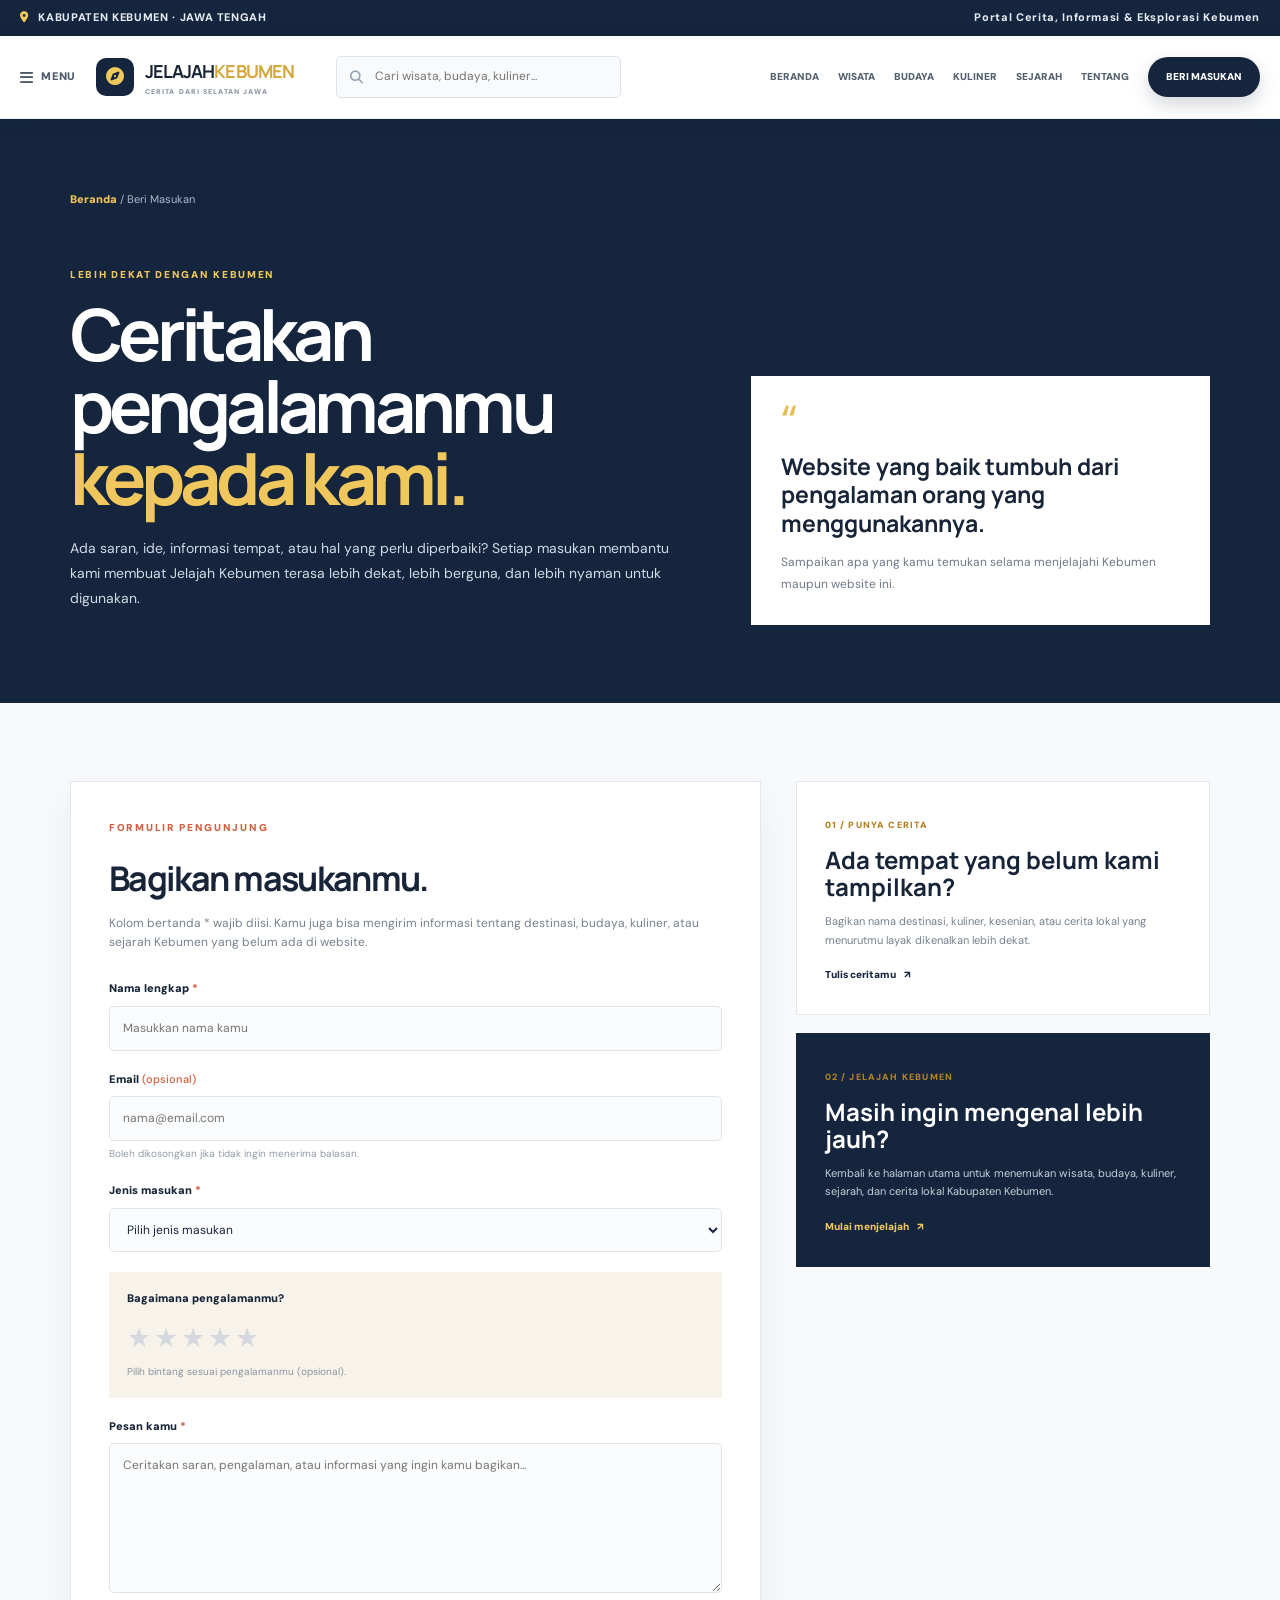
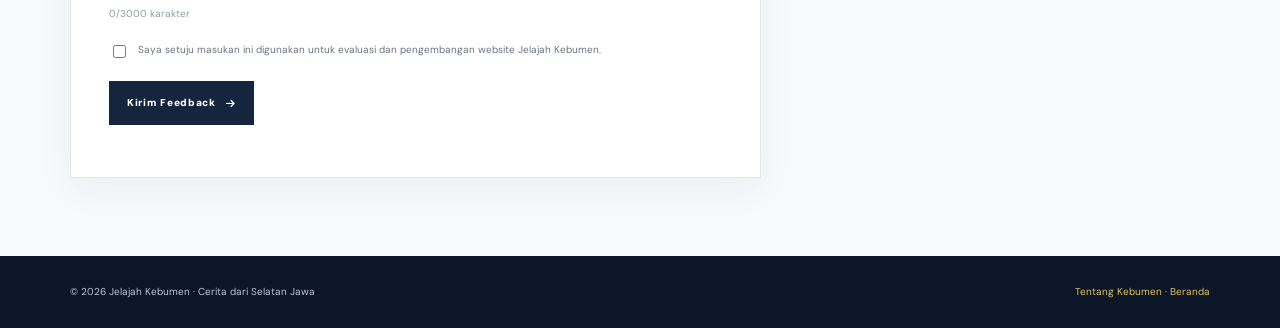
<file: feedback.html>
<!DOCTYPE html>
<html lang="id">
<head>
<meta charset="UTF-8"><meta name="viewport" content="width=device-width,initial-scale=1.0">
<title>Beri Masukan | Jelajah Kebumen</title><meta name="description" content="Bagikan saran, kritik, pengalaman, dan informasi untuk membantu Jelajah Kebumen menjadi lebih dekat dengan pengunjung.">
<link rel="preconnect" href="https://fonts.googleapis.com"><link rel="preconnect" href="https://fonts.gstatic.com" crossorigin><link href="https://fonts.googleapis.com/css2?family=DM+Sans:wght@400;500;600;700;800&family=Manrope:wght@500;600;700;800&display=swap" rel="stylesheet"><link rel="stylesheet" href="https://cdnjs.cloudflare.com/ajax/libs/font-awesome/6.5.2/css/all.min.css"><link rel="stylesheet" href="CSS/styles.css">
</head><body class="feedback-page">
<div class="topline"><div class="topline-inner"><span><i class="fa-solid fa-location-dot"></i> KABUPATEN KEBUMEN · JAWA TENGAH</span><span>Portal Cerita, Informasi & Eksplorasi Kebumen</span></div></div>
<header class="portal-header"><div class="header-inner"><button class="menu-button" id="menuButton"><i class="fa-solid fa-bars"></i><span>MENU</span></button><a class="portal-brand" href="index.html"><span class="brand-emblem"><i class="fa-solid fa-compass"></i></span><span><strong>JELAJAH<span>KEBUMEN</span></strong><small>CERITA DARI SELATAN JAWA</small></span></a><form class="header-search" id="headerSearchForm"><i class="fa-solid fa-magnifying-glass"></i><input id="headerSearch" type="search" placeholder="Cari wisata, budaya, kuliner..." aria-label="Cari"></form><nav class="portal-nav" id="portalNav"><a href="index.html">BERANDA</a><a href="index.html#jelajah">WISATA</a><a href="index.html#budaya">BUDAYA</a><a href="index.html#kuliner">KULINER</a><a href="index.html#sejarah">SEJARAH</a><a href="about.html">TENTANG</a><a class="header-cta active" href="feedback.html">BERI MASUKAN</a></nav></div></header>
<main>
<section class="feedback-hero"><div class="subpage-wrap"><div class="crumb"><a href="index.html">Beranda</a> <span> / </span> Beri Masukan</div><div class="feedback-hero-grid"><div><div class="eyebrow" style="color:#f0c75d">LEBIH DEKAT DENGAN KEBUMEN</div><h1>Ceritakan pengalamanmu <em>kepada kami.</em></h1><p>Ada saran, ide, informasi tempat, atau hal yang perlu diperbaiki? Setiap masukan membantu kami membuat Jelajah Kebumen terasa lebih dekat, lebih berguna, dan lebih nyaman untuk digunakan.</p></div><aside class="quote-card"><div class="quote">“</div><h2>Website yang baik tumbuh dari pengalaman orang yang menggunakannya.</h2><p>Sampaikan apa yang kamu temukan selama menjelajahi Kebumen maupun website ini.</p></aside></div></div></section>
<section class="feedback-main"><div class="feedback-layout"><section class="form-card"><div class="eyebrow">FORMULIR PENGUNJUNG</div><h2>Bagikan masukanmu.</h2><div class="form-heading"><p>Kolom bertanda * wajib diisi. Kamu juga bisa mengirim informasi tentang destinasi, budaya, kuliner, atau sejarah Kebumen yang belum ada di website.</p></div><form id="feedbackForm"><div class="field"><label for="fullName">Nama lengkap <span>*</span></label><input id="fullName" name="nama" type="text" placeholder="Masukkan nama kamu" maxlength="100" required></div><div class="field"><label for="email">Email <span class="optional">(opsional)</span></label><input id="email" name="email" type="email" placeholder="nama@email.com" maxlength="254"><span class="field-help">Boleh dikosongkan jika tidak ingin menerima balasan.</span></div><div class="field"><label for="category">Jenis masukan <span>*</span></label><select id="category" name="kategori" required><option value="" selected disabled>Pilih jenis masukan</option><option>Saran</option><option>Kritik</option><option>Informasi wisata</option><option>Informasi budaya</option><option>Informasi kuliner</option><option>Informasi sejarah</option><option>Desain website</option><option>Laporan kesalahan</option><option>Lainnya</option></select></div><div class="rating-panel"><span class="field-label">Bagaimana pengalamanmu?</span><div class="rating-options" role="radiogroup"><input type="radio" id="star5" name="rating" value="5"><label for="star5">★</label><input type="radio" id="star4" name="rating" value="4"><label for="star4">★</label><input type="radio" id="star3" name="rating" value="3"><label for="star3">★</label><input type="radio" id="star2" name="rating" value="2"><label for="star2">★</label><input type="radio" id="star1" name="rating" value="1"><label for="star1">★</label></div><div class="rating-caption" id="ratingCaption">Pilih bintang sesuai pengalamanmu (opsional).</div></div><div class="field"><label for="message">Pesan kamu <span>*</span></label><textarea id="message" name="pesan" minlength="5" maxlength="3000" placeholder="Ceritakan saran, pengalaman, atau informasi yang ingin kamu bagikan..." required></textarea><span class="field-help"><span id="characterCount">0</span>/3000 karakter</span></div><div class="form-bottom"><input type="checkbox" id="consent" required><label for="consent">Saya setuju masukan ini digunakan untuk evaluasi dan pengembangan website Jelajah Kebumen.</label></div><button class="submit-button" type="submit"><span>Kirim Feedback</span><i class="fa-solid fa-arrow-right"></i></button><div class="form-status" id="formStatus" role="status" aria-live="polite"></div></form></section>
<aside class="sidebar"><div class="sidebar-card"><span class="sidebar-number">01 / PUNYA CERITA</span><h3>Ada tempat yang belum kami tampilkan?</h3><p>Bagikan nama destinasi, kuliner, kesenian, atau cerita lokal yang menurutmu layak dikenalkan lebih dekat.</p><a class="sidebar-link" href="#feedbackForm">Tulis ceritamu <span>↗</span></a></div><div class="sidebar-card dark"><span class="sidebar-number">02 / JELAJAH KEBUMEN</span><h3>Masih ingin mengenal lebih jauh?</h3><p>Kembali ke halaman utama untuk menemukan wisata, budaya, kuliner, sejarah, dan cerita lokal Kabupaten Kebumen.</p><a class="sidebar-link" href="index.html#jelajah">Mulai menjelajah <span>↗</span></a></div></aside></div></section>
</main>
<footer class="page-footer"><div class="page-footer-inner"><span>© <span id="currentYear"></span> Jelajah Kebumen · Cerita dari Selatan Jawa</span><span><a href="about.html">Tentang Kebumen</a> · <a href="index.html">Beranda</a></span></div></footer>
<script>
document.addEventListener('DOMContentLoaded',()=>{const menu=document.getElementById('menuButton'),nav=document.getElementById('portalNav');menu?.addEventListener('click',()=>nav?.classList.toggle('open'));document.getElementById('currentYear').textContent=new Date().getFullYear();document.getElementById('headerSearchForm')?.addEventListener('submit',e=>{e.preventDefault();location.href='index.html#jelajah'});const form=document.getElementById('feedbackForm'),msg=document.getElementById('message'),count=document.getElementById('characterCount'),status=document.getElementById('formStatus'),caption=document.getElementById('ratingCaption');msg.addEventListener('input',()=>count.textContent=msg.value.length);document.querySelectorAll('input[name="rating"]').forEach(r=>r.addEventListener('change',()=>caption.textContent=`Kamu memberi nilai ${r.value} dari 5.`));form.addEventListener('submit',e=>{e.preventDefault();if(!form.checkValidity()){form.reportValidity();return}const data={nama:document.getElementById('fullName').value.trim(),email:document.getElementById('email').value.trim(),kategori:document.getElementById('category').value,rating:document.querySelector('input[name="rating"]:checked')?.value||'',pesan:msg.value.trim(),waktu:new Date().toISOString()};const key='jelajahKebumenFeedback';const old=JSON.parse(localStorage.getItem(key)||'[]');old.push(data);localStorage.setItem(key,JSON.stringify(old));status.className='form-status feedback-success';status.textContent='Terima kasih! Masukanmu sudah tersimpan di perangkat ini.';form.reset();count.textContent='0';caption.textContent='Pilih bintang sesuai pengalamanmu (opsional).'});});
</script></body></html>
</file>
<file: CSS/styles.css>
:root{--navy:#14253d;--navy2:#0b1729;--gold:#d4a63b;--gold2:#f0c85b;--cream:#f7f3ea;--paper:#fff;--ink:#182437;--muted:#6e7886;--line:#e4e8ed;--shadow:0 18px 45px rgba(20,37,61,.12)}
*{box-sizing:border-box}html{scroll-behavior:smooth;scroll-padding-top:92px}body{margin:0;background:#fff;color:var(--ink);font-family:"DM Sans",Arial,sans-serif;line-height:1.6;-webkit-font-smoothing:antialiased}a{text-decoration:none;color:inherit}img{display:block;max-width:100%}button,input,select,textarea{font:inherit}button{cursor:pointer}
.topline{height:36px;background:var(--navy);color:#e5ebf3;font-size:11px;font-weight:800;letter-spacing:.06em}.topline-inner{width:min(1240px,calc(100% - 40px));height:100%;margin:auto;display:flex;align-items:center;justify-content:space-between}.topline i{color:var(--gold2);margin-right:6px}
.portal-header{position:sticky;top:0;z-index:1000;background:rgba(255,255,255,.98);border-bottom:1px solid #e9edf1;box-shadow:0 3px 18px rgba(20,37,61,.06);backdrop-filter:blur(12px)}.header-inner{width:min(1240px,calc(100% - 40px));min-height:82px;margin:auto;display:flex;align-items:center;gap:20px}.menu-button{border:0;background:none;display:flex;align-items:center;gap:8px;color:#4d5968;font-size:11px;font-weight:900;letter-spacing:.03em;padding:8px 0}.menu-button i{font-size:15px}.portal-brand{display:flex;align-items:center;gap:11px;min-width:220px}.brand-emblem{width:38px;height:38px;border-radius:10px;background:var(--navy);display:grid;place-items:center;color:var(--gold2);font-size:18px}.portal-brand strong,.footer-brand strong{font-family:Manrope,sans-serif;font-size:18px;letter-spacing:-.05em;display:block}.portal-brand strong span,.footer-brand strong span{color:var(--gold)}.portal-brand small{display:block;font-size:7px;letter-spacing:.16em;color:#8a94a2;margin-top:1px;font-weight:900}.header-search{height:42px;display:flex;align-items:center;gap:10px;padding:0 13px;border:1px solid #dde3e9;background:#f8fafc;border-radius:5px;flex:1;max-width:285px}.header-search i{color:#98a3b2;font-size:13px}.header-search input{width:100%;border:0;outline:0;background:transparent;font-size:12px}.portal-nav{display:flex;align-items:center;gap:19px;margin-left:auto}.portal-nav a{font-size:10px;font-weight:900;color:#566170;white-space:nowrap}.portal-nav a:hover,.portal-nav a.active{color:var(--gold)}.header-cta{background:var(--navy)!important;color:#fff!important;border-radius:24px;padding:12px 18px;box-shadow:0 8px 18px rgba(20,37,61,.18)}
/* FULL-BLEED HERO: foto menjadi latar utama, teks mengambang di atasnya */
.hero-portal{width:100%;height:min(720px,calc(100vh - 118px));min-height:620px;position:relative;overflow:hidden;background:#172238}.hero-portal>img{width:100%;height:100%;object-fit:cover;object-position:center}.hero-shade{position:absolute;inset:0;background:linear-gradient(90deg,rgba(7,17,32,.82) 0%,rgba(7,17,32,.53) 38%,rgba(7,17,32,.12) 72%,rgba(7,17,32,.04) 100%),linear-gradient(0deg,rgba(7,17,32,.62),transparent 42%)}.hero-copy{position:absolute;left:max(6vw,70px);top:50%;transform:translateY(-47%);max-width:720px;color:#fff}.hero-tag,.mini-label{display:inline-block;font-size:11px;letter-spacing:.16em;font-weight:900;color:var(--gold);margin-bottom:15px}.hero-tag{color:#f3d06c}.hero-copy h1{font-family:Manrope,sans-serif;font-size:clamp(52px,7vw,94px);line-height:.98;letter-spacing:-.075em;margin:0 0 25px;text-shadow:0 7px 24px rgba(0,0,0,.18)}.hero-copy h1 em{font-style:normal;color:#f2c650}.hero-copy p{max-width:610px;font-size:16px;line-height:1.7;color:#edf2f7;margin:0 0 30px;text-shadow:0 2px 12px rgba(0,0,0,.22)}.hero-button,.solid-button{display:inline-flex;align-items:center;gap:11px;background:var(--gold);color:#142039;font-size:10px;font-weight:900;letter-spacing:.08em;padding:14px 19px;border-radius:4px}.hero-button:hover,.solid-button:hover{background:#edc057}.hero-caption{position:absolute;left:max(6vw,70px);bottom:30px;display:flex;align-items:center;gap:13px;color:#fff;font-size:12px}.hero-caption span{color:var(--gold2);font-weight:900}.hero-caption small{color:#d5dde8;margin-left:4px}.hero-dots{position:absolute;right:5vw;bottom:32px;display:flex;gap:7px}.hero-dots span{width:25px;height:3px;background:rgba(255,255,255,.4)}.hero-dots span.active{background:var(--gold2)}
.quick-links{width:min(1120px,calc(100% - 60px));margin:-1px auto 0;background:#fff;position:relative;z-index:5;box-shadow:0 16px 35px rgba(19,31,49,.14);display:grid;grid-template-columns:repeat(4,1fr);padding:25px 20px}.quick-links a{display:flex;align-items:center;justify-content:center;gap:12px;border-right:1px solid var(--line);font-size:11px;font-weight:900;color:#344052}.quick-links a:last-child{border-right:0}.quick-links i{width:35px;height:35px;border-radius:50%;display:grid;place-items:center;background:#fff6df;color:var(--gold);font-size:14px}.quick-links a:hover{color:var(--gold)}
.portal-section{width:min(1140px,calc(100% - 50px));margin:82px auto}.portal-section.compact{margin-top:92px}.section-head{display:flex;align-items:end;justify-content:space-between;gap:25px;margin-bottom:25px}.section-head h2{font-family:Manrope,sans-serif;font-size:36px;line-height:1.06;letter-spacing:-.055em;margin:0;max-width:760px}.section-tools{display:flex;gap:7px}.round-btn{width:40px;height:40px;border:1px solid #e1e5ea;background:#fff;border-radius:5px;color:#737d8a}.round-btn:hover{border-color:var(--gold);color:var(--gold)}.search-row{display:flex;gap:14px;align-items:center;margin-bottom:12px}.big-search{height:48px;display:flex;align-items:center;gap:10px;border:1px solid var(--line);background:#fafbfc;padding:0 14px;border-radius:5px;min-width:280px;flex:1}.big-search i{color:#9aa4b0;font-size:13px}.big-search input{width:100%;border:0;outline:0;background:transparent;font-size:12px}.filters{display:flex;gap:6px;flex-wrap:wrap}.filter{border:1px solid var(--line);background:#fff;padding:11px 14px;border-radius:5px;font-size:10px;font-weight:900;color:#68717d}.filter.active,.filter:hover{background:var(--navy);border-color:var(--navy);color:#fff}.result-note{font-size:10px;color:#9aa1ac;margin:10px 0 14px}.card-rail{display:grid;grid-auto-flow:column;grid-auto-columns:minmax(255px,1fr);gap:17px;overflow-x:auto;scroll-behavior:smooth;scrollbar-width:none;padding:2px 2px 12px}.card-rail::-webkit-scrollbar{display:none}.portal-card{min-width:0;background:#fff;border:1px solid #e7e9ed;box-shadow:0 7px 20px rgba(19,31,49,.05);transition:.25s;overflow:hidden}.portal-card:hover{transform:translateY(-5px);box-shadow:var(--shadow)}.portal-card[hidden]{display:none}.card-image{height:180px;position:relative;overflow:hidden}.card-image img{width:100%;height:100%;object-fit:cover;transition:.5s}.portal-card:hover .card-image img{transform:scale(1.06)}.card-image span{position:absolute;left:11px;top:11px;background:rgba(15,28,48,.88);color:#fff;font-size:8px;font-weight:900;padding:5px 7px;letter-spacing:.1em}.card-body{padding:17px 17px 19px}.card-body small{font-size:8px;color:#a17a27;font-weight:900;letter-spacing:.12em}.card-body h3{font-family:Manrope,sans-serif;font-size:19px;letter-spacing:-.04em;margin:7px 0}.card-body p{font-size:11px;color:#77808c;line-height:1.55;min-height:52px;margin:0 0 13px}.card-body b,.text-button{font-size:10px;color:var(--navy);letter-spacing:.04em}.card-body b i,.text-button i{margin-left:5px;color:var(--gold)}.empty-state{padding:50px;text-align:center;border:1px dashed #dfe3e8;color:#7a8490}.empty-state i{display:block;font-size:28px;margin-bottom:8px;color:#a8afb8}.empty-state strong,.empty-state span{display:block}.empty-state span{font-size:12px}
.feature-banner{width:min(1140px,calc(100% - 50px));height:400px;margin:92px auto 0;position:relative;overflow:hidden;background:var(--navy)}.feature-banner>img{width:100%;height:100%;object-fit:cover}.feature-overlay{position:absolute;inset:0;background:linear-gradient(90deg,rgba(7,16,30,.93),rgba(7,16,30,.46),rgba(7,16,30,.08))}.feature-content{position:absolute;left:50px;top:50%;transform:translateY(-50%);max-width:560px;color:#fff}.feature-content h2{font-family:Manrope,sans-serif;font-size:44px;line-height:1.04;letter-spacing:-.055em;margin:0 0 15px}.feature-content p{font-size:13px;color:#dbe2ec;margin:0 0 20px}.mini-label.light{color:#e8c96d}.outline-button{display:inline-flex;gap:9px;align-items:center;border:1px solid rgba(255,255,255,.55);color:#fff;padding:11px 15px;font-size:9px;font-weight:900;letter-spacing:.08em}.outline-button:hover{background:#fff;color:var(--navy)}.banner-control{position:absolute;right:30px;bottom:25px;display:flex;align-items:center;gap:8px;color:#fff;font-size:9px;font-weight:800}
.news-grid{display:grid;grid-template-columns:repeat(3,1fr);gap:18px}.news-card{display:grid;grid-template-columns:150px 1fr;min-height:170px;border:1px solid #e6e8ec;background:#fff;overflow:hidden;transition:.25s}.news-card:hover{box-shadow:var(--shadow);transform:translateY(-3px)}.news-card img{width:150px;height:100%;object-fit:cover}.news-card>div{padding:16px}.news-card span{font-size:8px;color:#a17a27;font-weight:900;letter-spacing:.1em}.news-card h3{font-family:Manrope,sans-serif;font-size:17px;margin:6px 0}.news-card p{font-size:10px;color:#7b8490;line-height:1.5;margin:0 0 12px}.news-card small{font-size:9px;font-weight:900;color:var(--navy)}
.heritage-section{background:var(--navy);color:#fff;padding:80px 0}.heritage-inner{width:min(1140px,calc(100% - 50px));margin:auto;display:grid;grid-template-columns:1fr 1fr;align-items:center;gap:60px}.heritage-copy h2{font-family:Manrope,sans-serif;font-size:45px;line-height:1.04;letter-spacing:-.055em;margin:0 0 16px}.heritage-copy p{color:#c8d0dc;font-size:13px;max-width:500px;margin:0 0 24px}.mini-label.gold{color:#e4c164}.heritage-image{height:350px;position:relative;overflow:hidden}.heritage-image img{width:100%;height:100%;object-fit:cover}.heritage-image:after{content:"";position:absolute;inset:0;background:linear-gradient(0deg,rgba(7,16,30,.55),transparent 50%)}.heritage-image span{position:absolute;z-index:1;left:18px;bottom:18px;color:#fff;font-size:9px;font-weight:900;letter-spacing:.12em}
.map-section{width:min(1140px,calc(100% - 50px));margin:82px auto;display:grid;grid-template-columns:.72fr 1.28fr;gap:45px;align-items:center}.map-copy h2{font-family:Manrope,sans-serif;font-size:36px;line-height:1.08;letter-spacing:-.05em;margin:0 0 13px}.map-copy p{font-size:12px;color:#78818d;max-width:400px}.map-card{height:330px;position:relative;overflow:hidden;background:#dfe5dd;border:1px solid #d7ddd5}.map-grid{position:absolute;inset:0;background:linear-gradient(25deg,transparent 45%,rgba(255,255,255,.85) 46%,rgba(255,255,255,.85) 49%,transparent 50%),linear-gradient(110deg,transparent 42%,rgba(255,255,255,.75) 43%,rgba(255,255,255,.75) 46%,transparent 47%),linear-gradient(#cdd9c9 1px,transparent 1px),linear-gradient(90deg,#cdd9c9 1px,transparent 1px);background-size:auto,auto,45px 45px,45px 45px}.map-road{position:absolute;background:#fff;box-shadow:0 0 0 2px rgba(210,215,210,.7);transform:rotate(-13deg)}.road-one{width:120%;height:18px;top:55%;left:-10%}.road-two{width:100%;height:11px;top:25%;left:10%;transform:rotate(25deg)}.map-pin{position:absolute;left:53%;top:48%;transform:translate(-50%,-50%);color:#fff;text-align:center}.map-pin i{width:48px;height:48px;border-radius:50% 50% 50% 5px;transform:rotate(-45deg);display:grid;place-items:center;background:#c89b3c;font-size:19px;box-shadow:0 8px 20px rgba(0,0,0,.18)}.map-pin i:before{transform:rotate(45deg)}.map-pin span{display:block;margin-top:13px;background:var(--navy);padding:5px 9px;font-size:9px;font-weight:800}.map-label{position:absolute;left:18px;bottom:15px;color:#53604f;font-size:10px;font-weight:900;letter-spacing:.08em}.map-label small{font-size:7px;letter-spacing:.14em}
.feedback-strip{width:min(1140px,calc(100% - 50px));margin:0 auto 80px;padding:38px 42px;background:var(--cream);display:flex;align-items:center;justify-content:space-between;gap:25px}.feedback-strip h2{font-family:Manrope,sans-serif;font-size:31px;margin:0;letter-spacing:-.045em}
.portal-footer{background:#0c1729;color:#cbd3df;padding:55px 0 20px}.footer-main{width:min(1140px,calc(100% - 50px));margin:auto;display:grid;grid-template-columns:1.6fr .7fr .9fr;gap:60px}.footer-brand{display:flex;align-items:center;gap:10px;color:#fff;margin-bottom:14px}.footer-main p{font-size:11px;color:#9da8b8;max-width:420px}.footer-main>div:not(:first-child){display:flex;flex-direction:column;gap:9px}.footer-main>div>b{font-size:9px;letter-spacing:.14em;color:#e4c164;margin-bottom:4px}.footer-main a:not(.footer-brand){font-size:10px;color:#b9c3d0}.footer-main a:hover{color:#e4c164}.footer-bottom{width:min(1140px,calc(100% - 50px));margin:40px auto 0;padding-top:18px;border-top:1px solid rgba(255,255,255,.1);display:flex;justify-content:space-between;font-size:9px;color:#8f9aaa}
/* ABOUT + FEEDBACK menggunakan bahasa visual yang sama dengan halaman utama */
.subpage{background:#fff}.subpage-hero{background:var(--cream);padding:76px 0 86px}.subpage-wrap{width:min(1140px,calc(100% - 50px));margin:auto}.crumb{font-size:11px;color:#8b94a0;margin-bottom:58px}.crumb a{color:#c47f2c;font-weight:900}.subpage-grid{display:grid;grid-template-columns:1fr .9fr;gap:70px;align-items:center}.eyebrow{color:#d35f40;text-transform:uppercase;font-size:10px;letter-spacing:.17em;font-weight:900;margin-bottom:15px}.subpage-hero h1{font-family:Manrope,sans-serif;font-size:clamp(48px,6vw,76px);line-height:.98;letter-spacing:-.07em;margin:0 0 24px}.subpage-hero h1 em{font-style:normal;color:#e36b48}.subpage-hero p{font-size:14px;color:#5e7285;line-height:1.9;max-width:590px}.subpage-image{height:500px;position:relative}.subpage-image img{width:100%;height:100%;object-fit:cover;filter:saturate(.82)}.subpage-image:after{content:"";position:absolute;inset:auto -22px -22px 22px;height:100%;border:22px solid var(--gold2);z-index:0;pointer-events:none}.subpage-image img{position:relative;z-index:1}.image-note{position:absolute;z-index:2;right:-10px;bottom:-18px;background:#173b50;color:#fff;padding:22px 25px;max-width:310px}.image-note span{display:block;color:#f1c653;font-size:9px;font-weight:900;letter-spacing:.12em;margin-bottom:7px}.image-note strong{font-family:Manrope,sans-serif;font-size:17px;line-height:1.35}.story-section{padding:85px 0}.story-grid{display:grid;grid-template-columns:.7fr 1.3fr;gap:70px}.story-label{font-size:10px;color:#b18025;font-weight:900;letter-spacing:.14em}.story-copy h2{font-family:Manrope,sans-serif;font-size:40px;line-height:1.08;letter-spacing:-.055em;margin:0 0 18px}.story-copy p{font-size:13px;color:#687586;line-height:1.85}.fact-row{display:grid;grid-template-columns:repeat(3,1fr);gap:15px;margin-top:35px}.fact{padding:23px;background:#f7f5ef}.fact span{display:block;font-size:9px;color:#b18025;font-weight:900;letter-spacing:.12em;margin-bottom:8px}.fact strong{font-family:Manrope,sans-serif;font-size:15px}.subpage-band{background:var(--navy);color:#fff;padding:75px 0}.subpage-band h2{font-family:Manrope,sans-serif;font-size:42px;letter-spacing:-.05em;margin:0 0 14px}.subpage-band p{max-width:700px;color:#cbd5e2;font-size:13px}.subpage-cta{background:var(--cream);padding:70px 0}.cta-box{display:flex;justify-content:space-between;align-items:center;gap:25px}.cta-box h2{font-family:Manrope,sans-serif;font-size:34px;letter-spacing:-.05em;margin:0}.page-footer{background:var(--navy2);color:#bdc7d4;padding:28px 0}.page-footer-inner{width:min(1140px,calc(100% - 50px));margin:auto;display:flex;justify-content:space-between;gap:20px;font-size:10px}.page-footer a{color:#e6c15b}
.feedback-page{background:#f8f9fb}.feedback-hero{background:var(--navy);color:#fff;padding:72px 0 78px}.feedback-hero .crumb{color:#aeb9c8}.feedback-hero .crumb a{color:#f1c653}.feedback-hero-grid{display:grid;grid-template-columns:1.15fr .85fr;gap:60px;align-items:end}.feedback-hero h1{font-family:Manrope,sans-serif;font-size:clamp(46px,6vw,72px);line-height:1;letter-spacing:-.065em;margin:0 0 22px}.feedback-hero h1 em{font-style:normal;color:#f0c75d}.feedback-hero p{font-size:14px;color:#d2dae5;max-width:650px;line-height:1.8}.quote-card{background:#fff;color:var(--ink);padding:30px}.quote-card .quote{font-size:45px;line-height:.7;color:#e5bd55}.quote-card h2{font-family:Manrope,sans-serif;font-size:23px;line-height:1.25;margin:14px 0}.quote-card p{color:#6e7886;font-size:12px;margin:0}.feedback-main{padding:78px 0}.feedback-layout{width:min(1140px,calc(100% - 50px));margin:auto;display:grid;grid-template-columns:1.25fr .75fr;gap:35px}.form-card{background:#fff;border:1px solid #e4e8ed;padding:38px;box-shadow:0 12px 35px rgba(20,37,61,.05)}.form-card h2{font-family:Manrope,sans-serif;font-size:34px;letter-spacing:-.05em;margin:0 0 8px}.form-heading p{font-size:12px;color:#77818e;margin:0 0 28px}.field{margin-bottom:20px}.field label,.field-label{display:block;font-size:11px;font-weight:900;margin-bottom:8px}.field label span{color:#d35f40}.optional{color:#9ba3ae;font-weight:500}.field input,.field select,.field textarea{width:100%;border:1px solid #dfe4e9;background:#fbfcfd;border-radius:5px;padding:12px 13px;outline:0;font-size:12px;color:var(--ink)}.field input:focus,.field select:focus,.field textarea:focus{border-color:#c9a044;box-shadow:0 0 0 3px rgba(212,166,59,.12)}.field textarea{min-height:150px;resize:vertical}.field-help{display:block;font-size:10px;color:#929ba7;margin-top:5px}.rating-panel{padding:18px;background:var(--cream);margin-bottom:20px}.rating-options{display:flex;flex-direction:row-reverse;justify-content:flex-end;gap:3px}.rating-options input{display:none}.rating-options label{font-size:27px;color:#d5d9df;cursor:pointer}.rating-options label:hover,.rating-options label:hover~label,.rating-options input:checked~label{color:#e1b84e}.rating-caption{font-size:10px;color:#8b94a0;margin-top:5px}.form-bottom{display:flex;gap:9px;align-items:flex-start;font-size:10px;color:#697482;margin:5px 0 20px}.submit-button{border:0;background:var(--navy);color:#fff;padding:14px 18px;font-size:10px;font-weight:900;letter-spacing:.07em;display:flex;gap:10px;align-items:center}.submit-button:hover{background:#203b5e}.form-status{margin-top:14px;font-size:11px}.sidebar{display:flex;flex-direction:column;gap:18px}.sidebar-card{background:#fff;border:1px solid #e4e8ed;padding:28px}.sidebar-card.dark{background:var(--navy);color:#fff;border-color:var(--navy)}.sidebar-number{font-size:9px;color:#b18025;font-weight:900;letter-spacing:.13em}.sidebar-card h3{font-family:Manrope,sans-serif;font-size:24px;line-height:1.15;margin:10px 0}.sidebar-card p{font-size:11px;color:#74808d;line-height:1.7}.sidebar-card.dark p{color:#c5cfdb}.sidebar-link{font-size:10px;font-weight:900;color:var(--navy)}.sidebar-card.dark .sidebar-link{color:#f0c75d}.sidebar-link span{margin-left:6px}.field.invalid input,.field.invalid select,.field.invalid textarea{border-color:#d35f40}.feedback-success{padding:12px 14px;background:#e9f6ed;color:#2f7142}
@media(max-width:1100px){.portal-nav{gap:11px}.header-search{max-width:200px}.portal-brand{min-width:175px}.portal-nav a:nth-child(5){display:none}.news-grid{grid-template-columns:1fr}.news-card{max-width:700px}.subpage-grid{gap:40px}}
@media(max-width:850px){.topline-inner{justify-content:center}.topline-inner span:last-child{display:none}.header-inner{flex-wrap:wrap;padding:10px 0}.portal-header{position:relative}.header-search{order:3;max-width:none;flex-basis:100%}.portal-nav{display:none;position:absolute;left:20px;right:20px;top:100%;background:#fff;border:1px solid var(--line);padding:14px;box-shadow:var(--shadow);flex-direction:column;align-items:stretch}.portal-nav.open{display:flex}.portal-nav a{padding:8px}.menu-button{display:flex}.hero-portal{height:600px;min-height:600px}.hero-copy{left:30px;right:30px}.quick-links{width:calc(100% - 30px);grid-template-columns:repeat(2,1fr)}.quick-links a{padding:12px}.quick-links a:nth-child(2){border-right:0}.search-row{align-items:stretch;flex-direction:column}.filters{overflow-x:auto;flex-wrap:nowrap}.filter{white-space:nowrap}.section-head{align-items:flex-start}.heritage-inner,.map-section,.subpage-grid,.story-grid,.feedback-hero-grid,.feedback-layout{grid-template-columns:1fr}.heritage-image{height:300px}.subpage-image{height:430px}.cta-box{flex-direction:column;align-items:flex-start}}
@media(max-width:560px){.header-inner,.portal-section,.feature-banner,.heritage-inner,.map-section,.feedback-strip,.footer-main,.footer-bottom,.subpage-wrap,.feedback-layout,.page-footer-inner{width:calc(100% - 28px)}.portal-brand{min-width:0}.portal-brand strong{font-size:14px}.portal-brand small{font-size:6px}.menu-button span{display:none}.hero-portal{height:610px;min-height:610px}.hero-copy h1{font-size:48px}.hero-copy p{font-size:13px}.hero-caption small{display:none}.quick-links{width:calc(100% - 20px)}.section-head h2{font-size:28px}.feature-banner{height:480px}.feature-content{left:28px;right:28px}.feature-content h2{font-size:36px}.feedback-strip{flex-direction:column;align-items:flex-start}.footer-main{grid-template-columns:1fr}.footer-bottom{flex-direction:column;gap:7px}.subpage-hero{padding:55px 0 65px}.subpage-grid{gap:45px}.subpage-hero h1{font-size:48px}.subpage-image{height:340px}.image-note{right:5px;bottom:-15px;max-width:260px}.fact-row{grid-template-columns:1fr}.form-card{padding:24px}.feedback-hero{padding:55px 0 60px}.feedback-hero h1{font-size:47px}.page-footer-inner{flex-direction:column}}


/* ===== INTERAKSI NAVIGASI & CAROUSEL ===== */
.menu-button{cursor:pointer}
.round-btn:disabled{opacity:.35;cursor:not-allowed;pointer-events:none}
.hero-dots{display:flex;gap:8px}
.hero-dots button{width:27px;height:3px;border:0;background:rgba(255,255,255,.45);padding:0;cursor:pointer;transition:.25s}
.hero-dots button.active{background:#e6c15b;width:38px}
.hero-portal.is-switching>img{opacity:.45;transform:scale(1.02)}
.hero-portal>img{transition:opacity .25s ease,transform .7s ease}
.banner-control button{cursor:pointer}
.banner-control .round-btn.dark{display:grid;place-items:center}
.menu-drawer-backdrop{position:fixed;inset:0;background:rgba(10,20,34,.48);z-index:1100;backdrop-filter:blur(2px)}
.menu-drawer-backdrop[hidden]{display:none}
.menu-drawer{position:fixed;z-index:1110;top:0;left:0;width:min(390px,88vw);height:100vh;background:#fff;box-shadow:20px 0 60px rgba(10,20,34,.18);transform:translateX(-105%);transition:transform .3s ease;padding:34px 30px;display:flex;flex-direction:column}
.menu-drawer.open{transform:translateX(0)}
.menu-drawer-head{display:flex;justify-content:space-between;align-items:flex-start;padding-bottom:22px;border-bottom:1px solid #e8ebef}
.menu-drawer-head h2{font-family:Manrope,sans-serif;font-size:27px;letter-spacing:-.04em;margin:5px 0 0;color:var(--navy)}
.drawer-close{width:38px;height:38px;border:1px solid #e0e5ea;background:#fff;border-radius:50%;color:var(--navy);cursor:pointer}
.drawer-nav{display:flex;flex-direction:column;margin-top:12px}
.drawer-nav a{display:flex;justify-content:space-between;align-items:center;padding:17px 2px;border-bottom:1px solid #edf0f3;color:#334052;font-size:13px;font-weight:800}
.drawer-nav a:hover{color:var(--gold);padding-left:7px}
.drawer-nav i{font-size:11px;color:var(--gold)}
.drawer-note{margin-top:auto;background:#f7f4eb;padding:20px}
.drawer-note strong{display:block;color:var(--navy);font-family:Manrope,sans-serif;font-size:15px;margin-bottom:7px}
.drawer-note span{display:block;color:#768291;font-size:11px;line-height:1.65}
body.menu-open{overflow:hidden}
@media(max-width:850px){.menu-drawer{padding:28px 22px}.menu-button{display:flex!important}}
</file>
